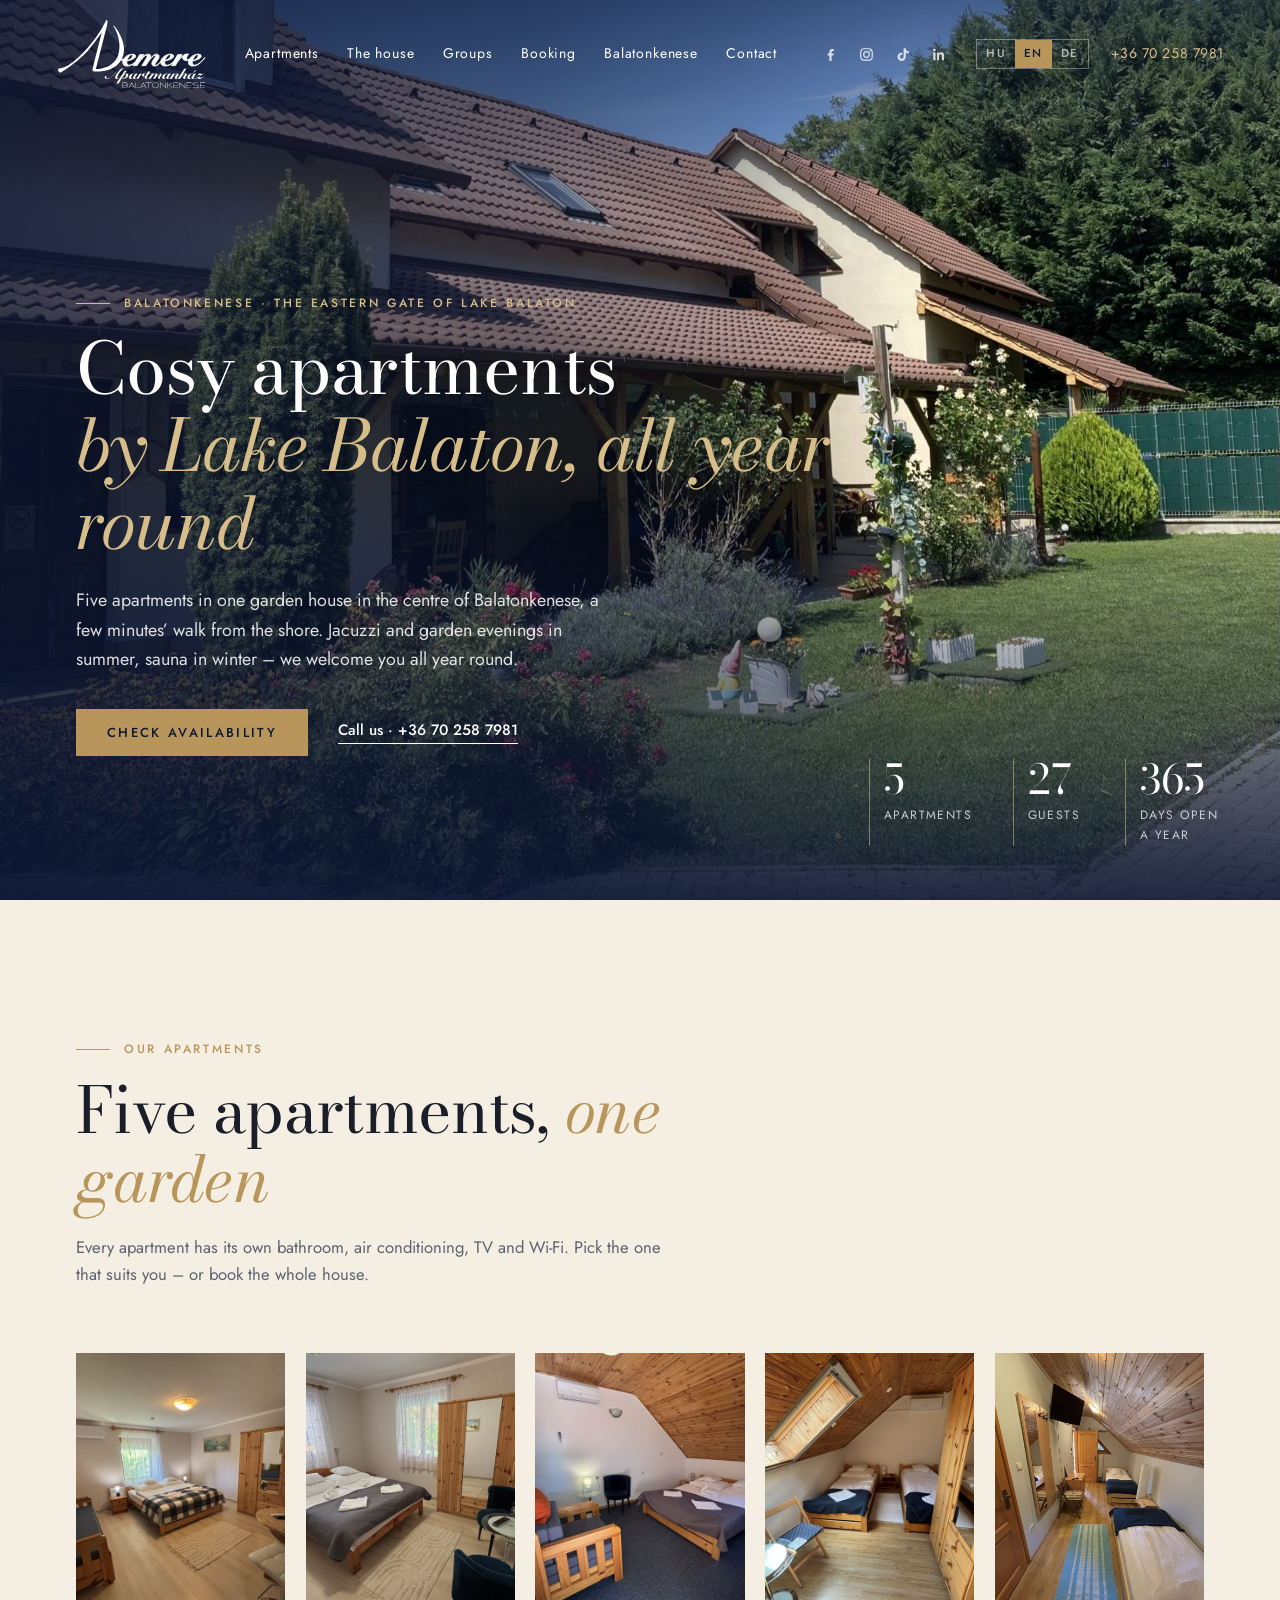
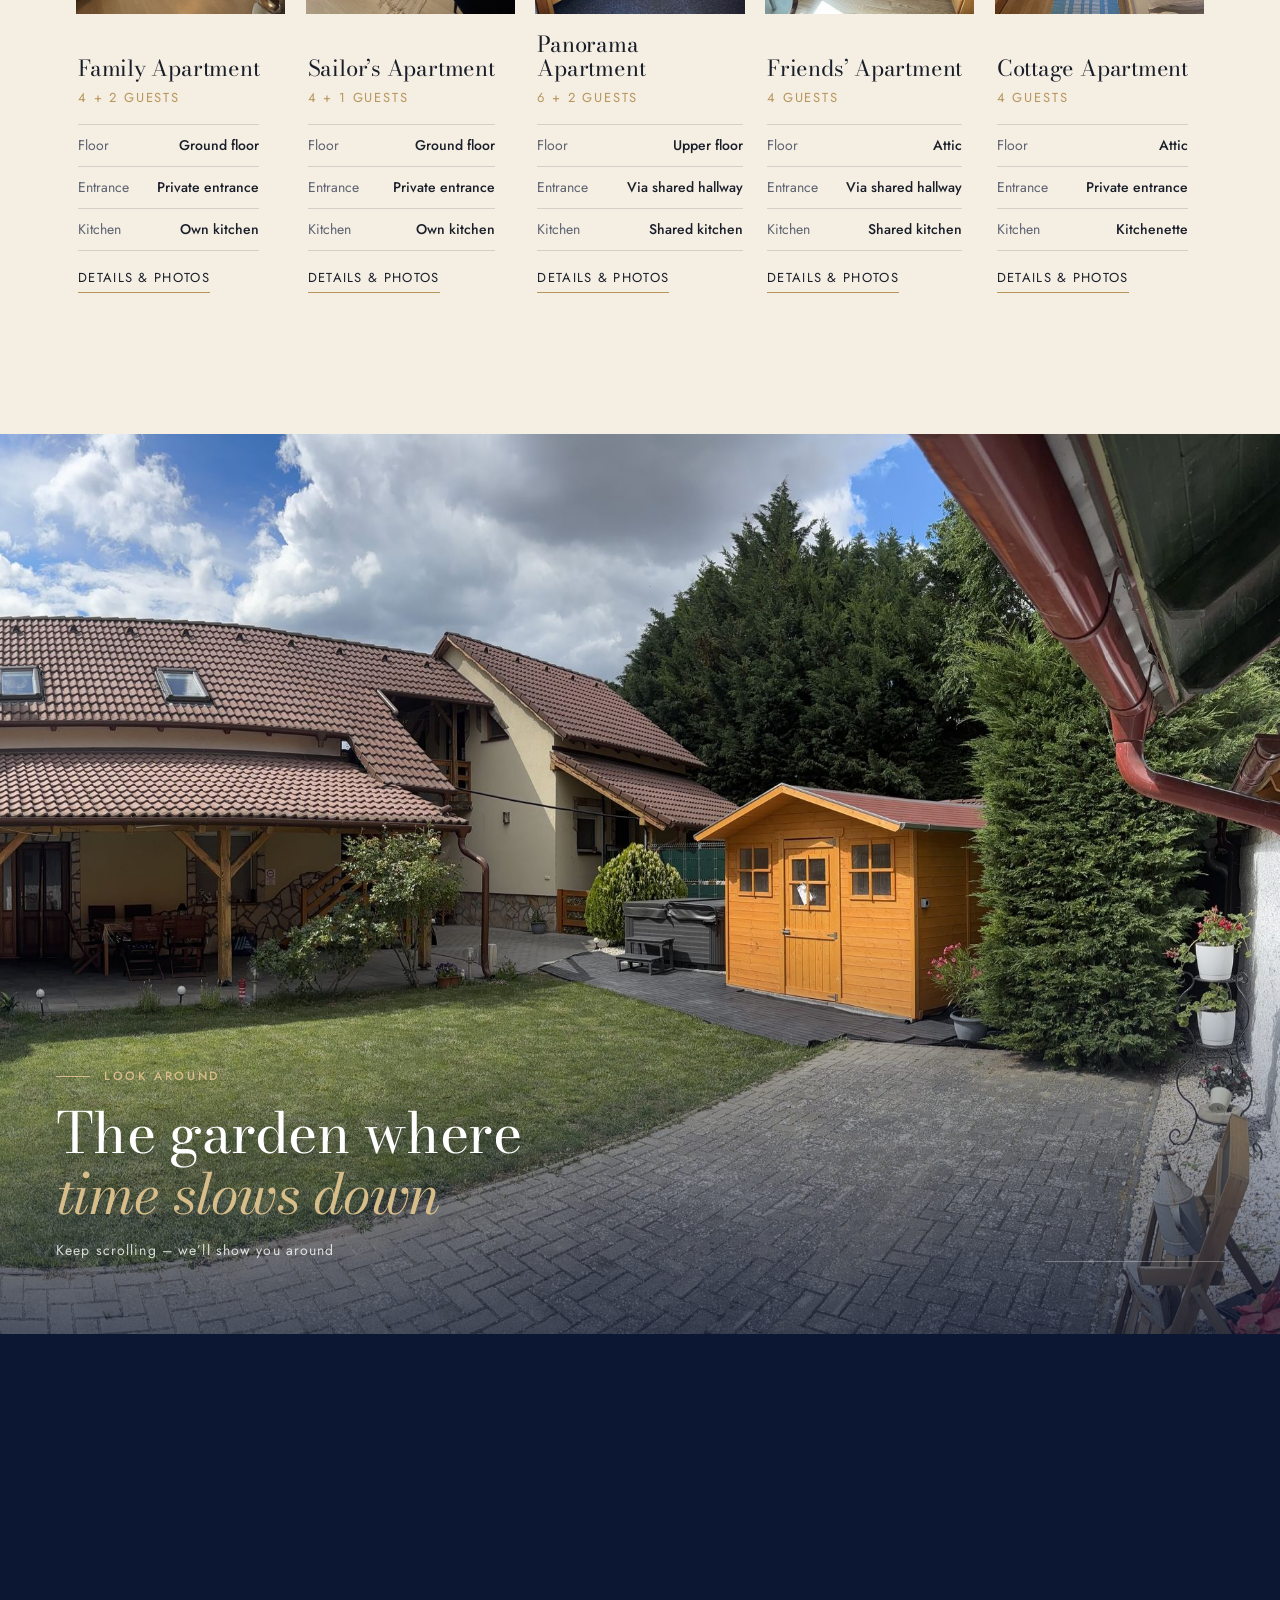
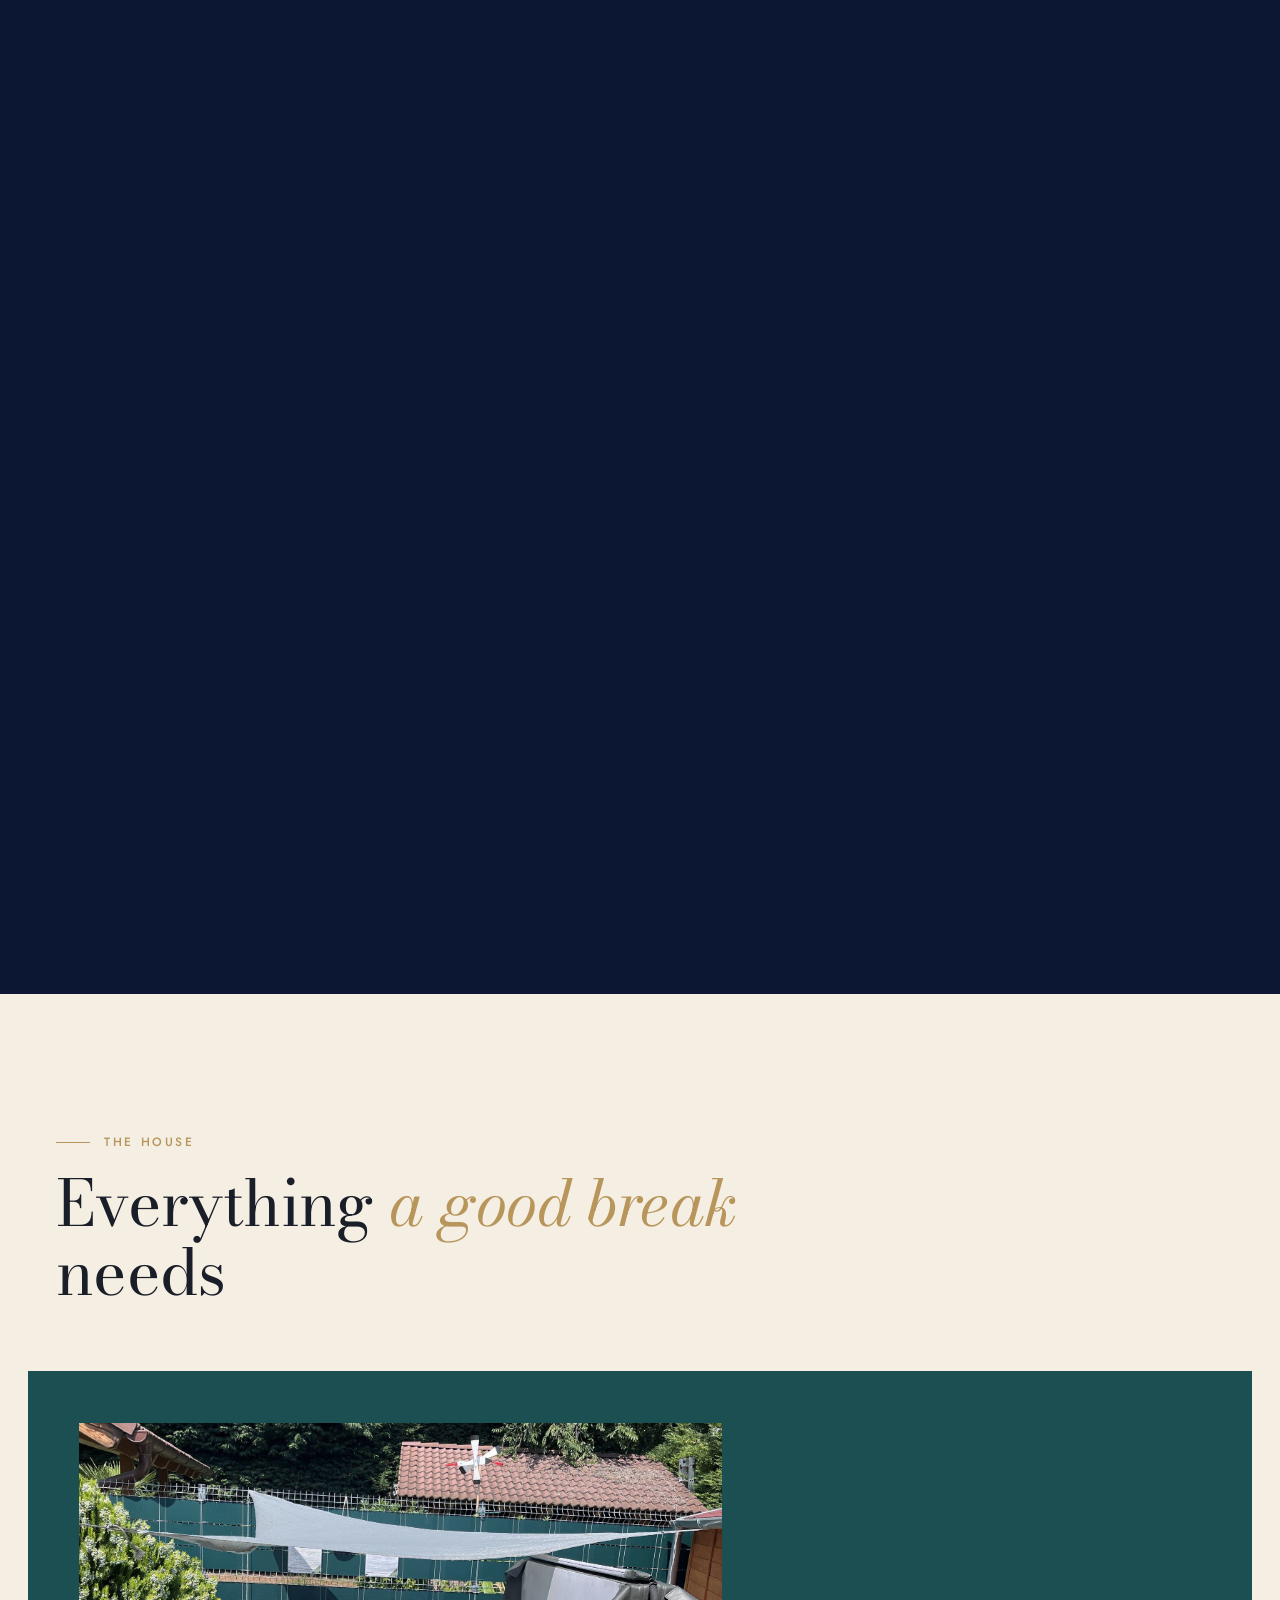
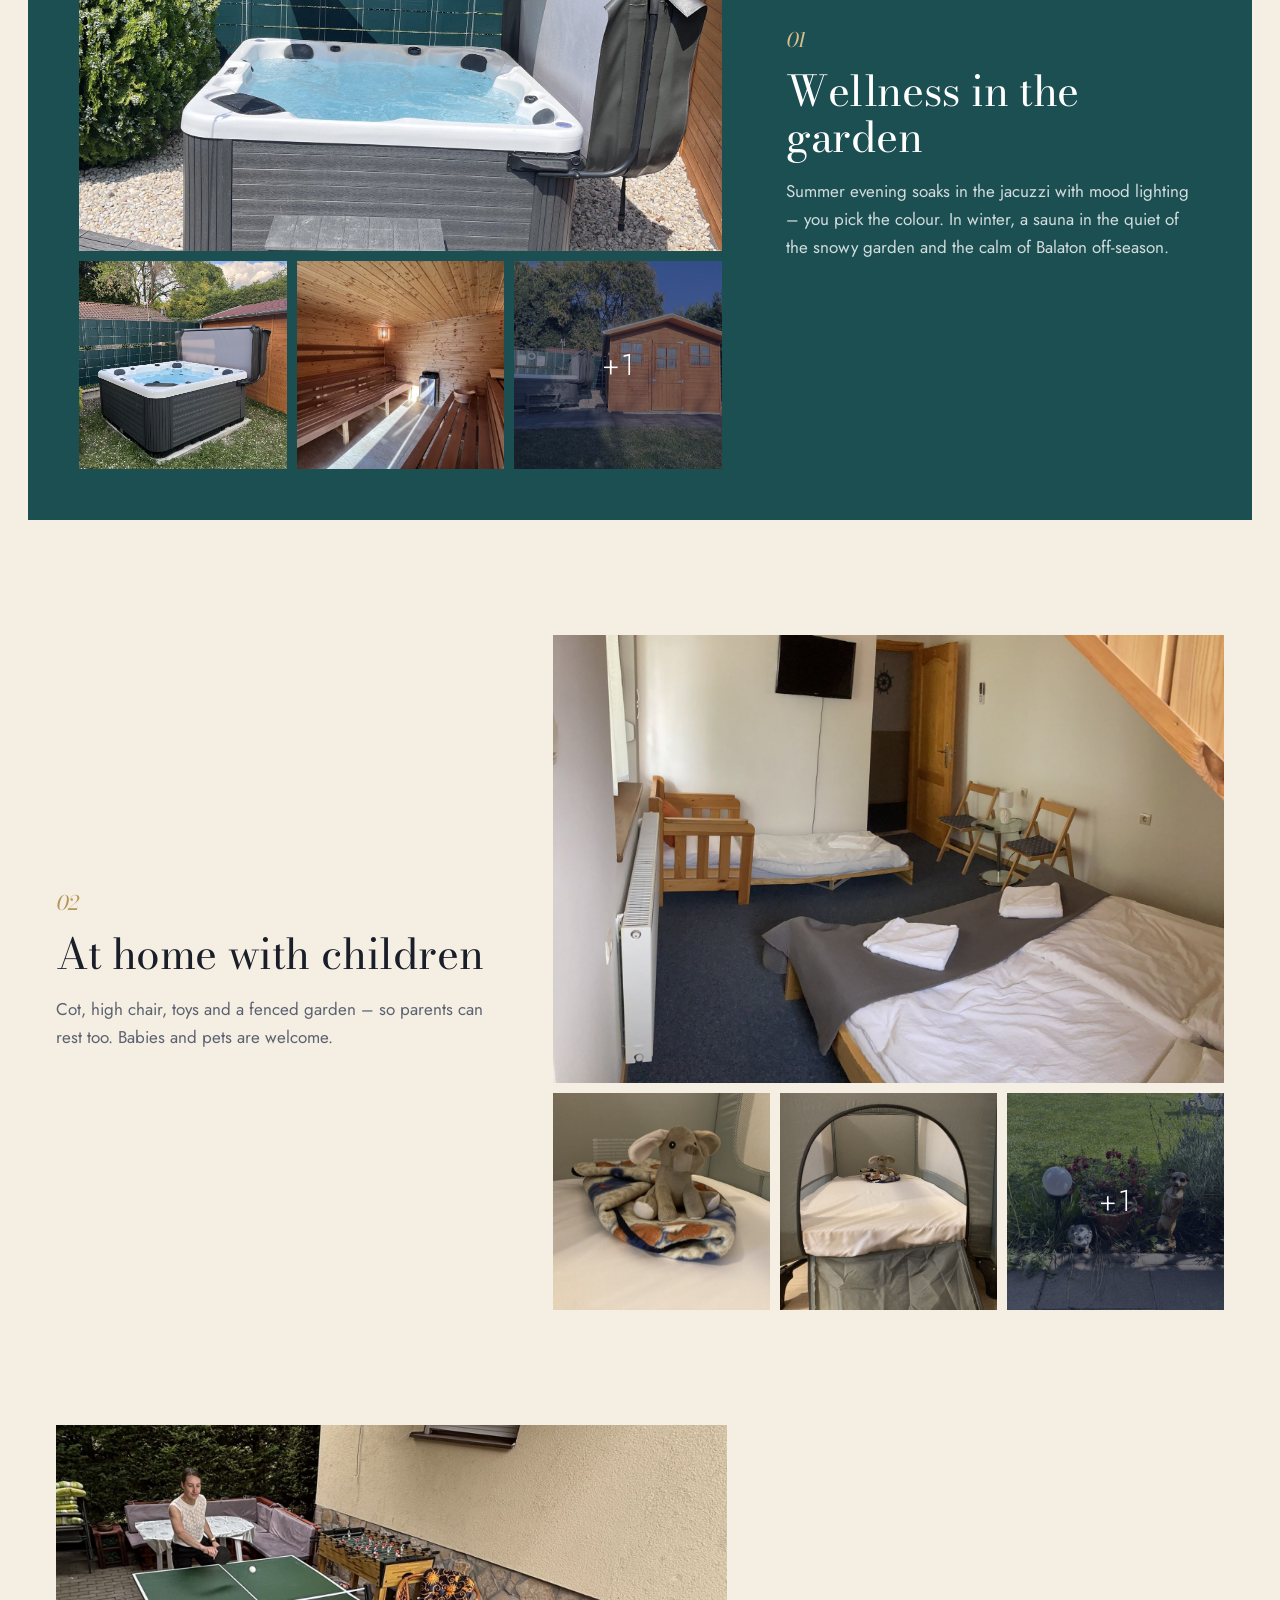
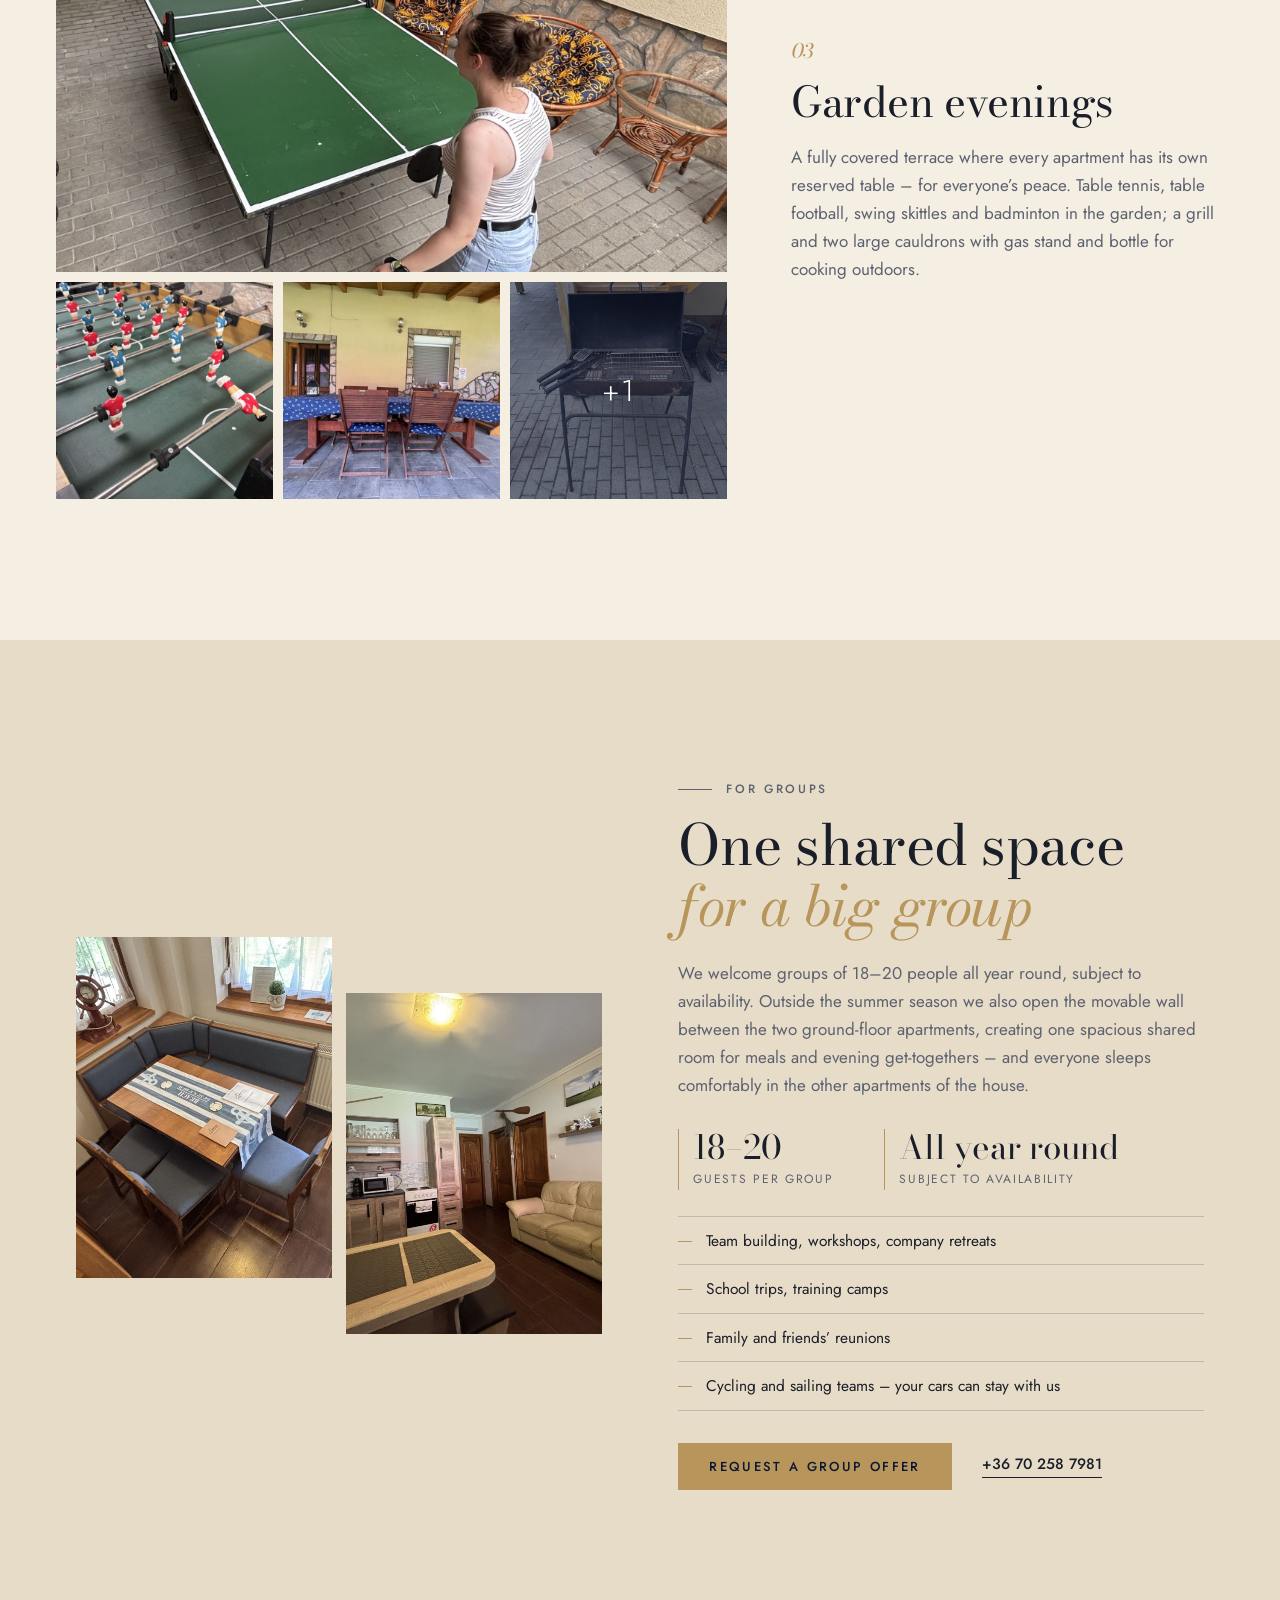
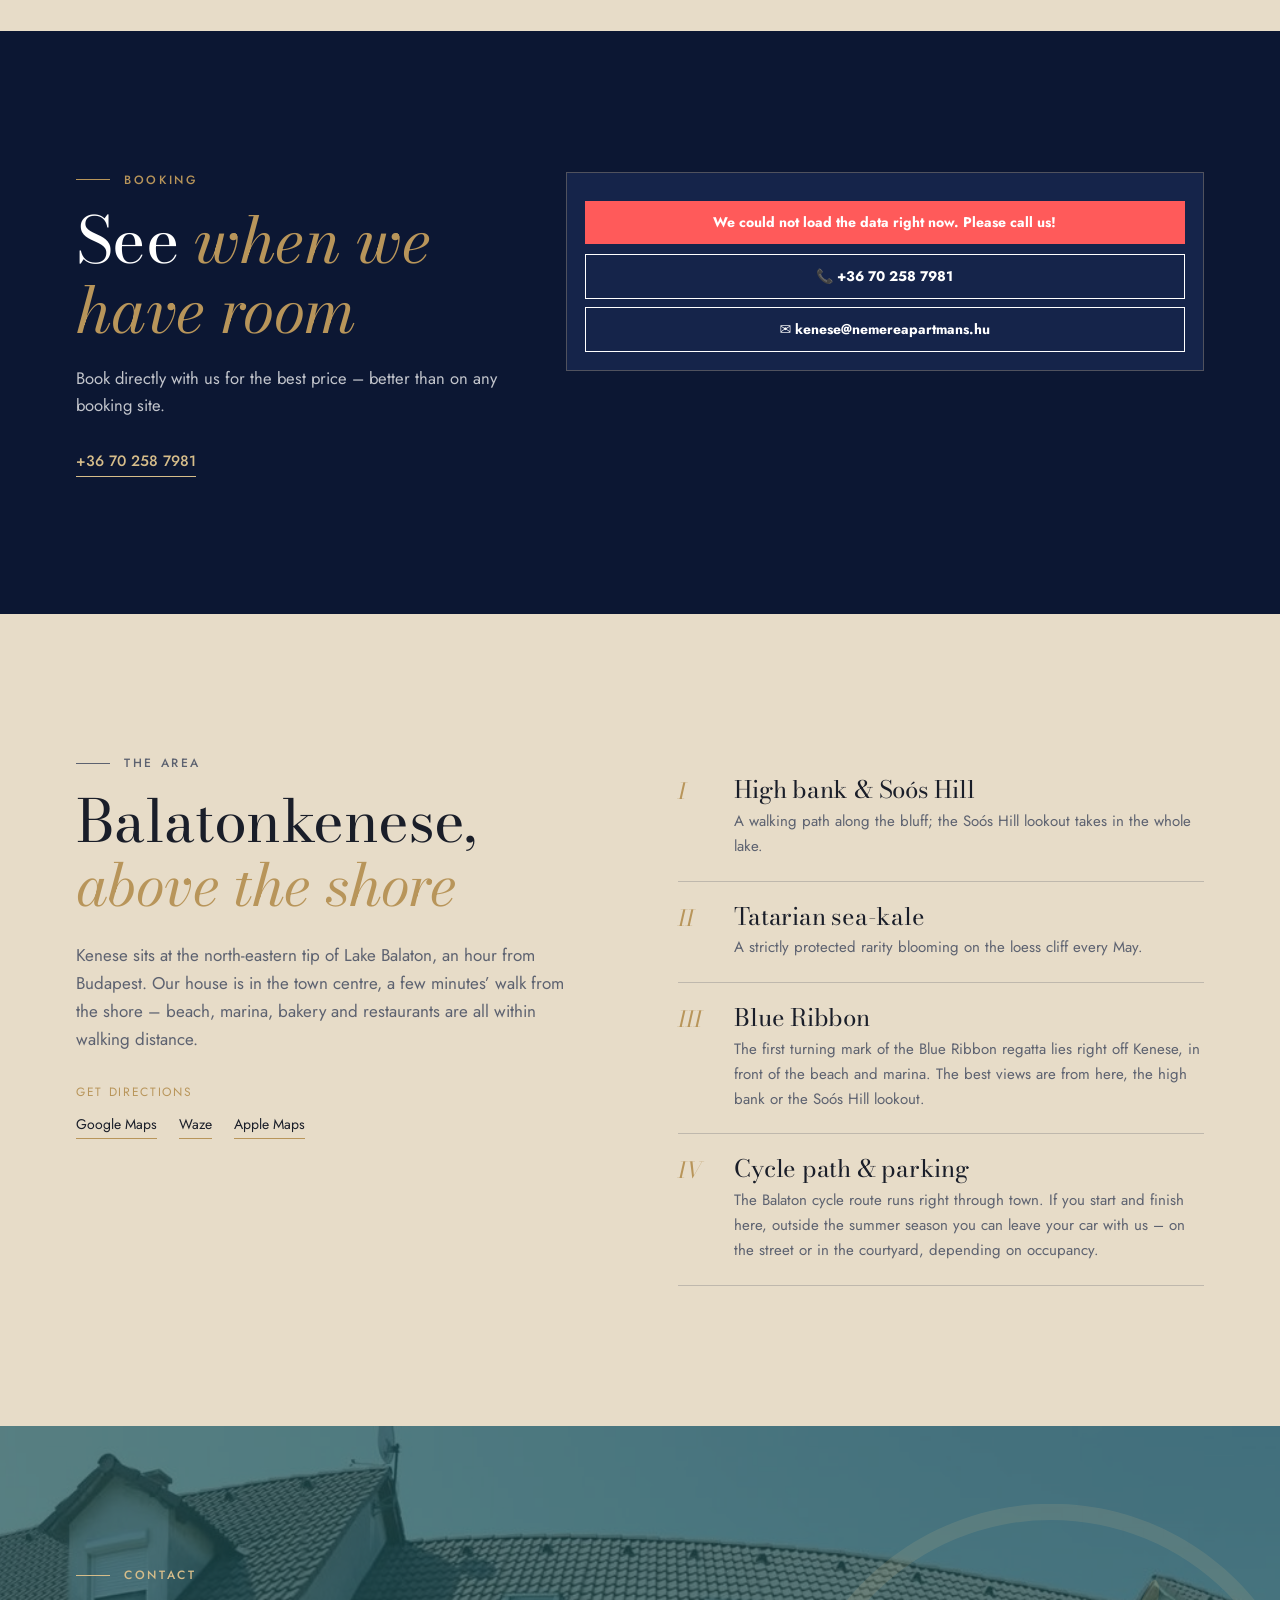
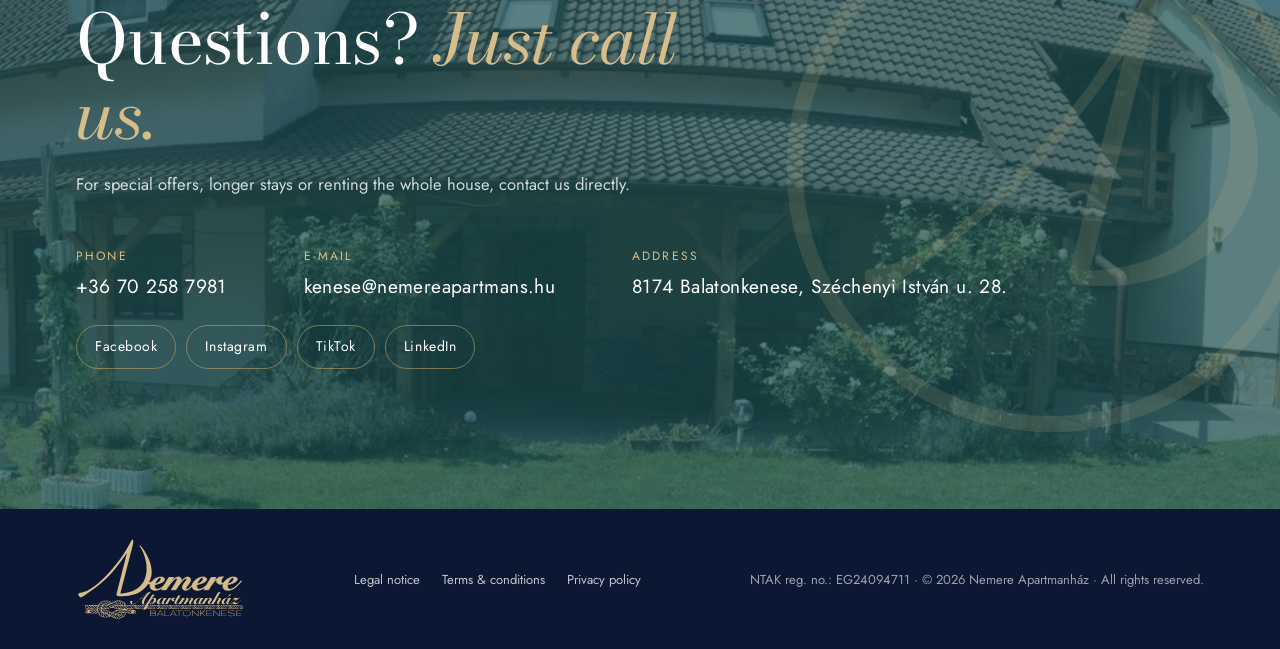
<file: index.html>
<!DOCTYPE html>
<html lang="hu">
<head>
<meta charset="utf-8">
<meta name="viewport" content="width=device-width, initial-scale=1, viewport-fit=cover">
<title>Nemere Apartmanház – Balatonkenese</title>
<meta name="description" content="Otthonos apartmanok egész évben Balatonkenese központjában, pár perc sétára a Balatontól. Jacuzzi, szauna, gyerekbarát környezet, közvetlen foglalás a legjobb áron.">
<meta name="theme-color" content="#0c1733">
<!-- TESZTÜZEM: élesítéskor (domain bekötése után) ezt a sort töröld -->
<meta name="robots" content="noindex, nofollow">
<meta property="og:title" content="Nemere Apartmanház – Balatonkenese">
<meta property="og:description" content="Otthonos apartmanok egész évben, pár perc sétára a Balatontól. Jacuzzi, szauna, gyerekbarát környezet.">
<meta property="og:image" content="assets/img/hero-l.jpg">
<link rel="preload" href="assets/fonts/bodoni-moda-latin-opsz-normal.woff2" as="font" type="font/woff2" crossorigin>
<link rel="preload" href="assets/fonts/jost-latin-wght-normal.woff2" as="font" type="font/woff2" crossorigin>
<link rel="icon" href="assets/logo/n-goldd.svg" type="image/svg+xml">
<link rel="stylesheet" href="assets/css/style.css">
</head>
<body>

<header class="top" id="top">
  <a class="brand" href="#top" aria-label="Nemere Apartmanház Balatonkenese">
    <img src="assets/logo/fo-white.svg" alt="Nemere Apartmanház Balatonkenese" width="207" height="98">
  </a>
  <nav class="nav" id="nav" aria-label="Fő menü">
    <a href="#apartmanok" data-i18n="nav_apts">Apartmanok</a>
    <a href="#haz" data-i18n="nav_house">A ház</a>
    <a href="#csoportok" data-i18n="nav_groups">Csoportoknak</a>
    <a href="#foglalas" data-i18n="nav_book">Foglalás</a>
    <a href="#kenese" data-i18n="nav_area">Balatonkenese</a>
    <a href="#kapcsolat" data-i18n="nav_contact">Kapcsolat</a>
    <div class="nav-social"><a href="https://www.facebook.com/nemereapartmans/" target="_blank" rel="noopener">Facebook</a><a href="https://www.instagram.com/nemereapartmans" target="_blank" rel="noopener">Instagram</a><a href="https://www.tiktok.com/@nemereapartmans" target="_blank" rel="noopener">TikTok</a><a href="https://www.linkedin.com/company/nemereapartmans" target="_blank" rel="noopener">LinkedIn</a></div>
  </nav>
  <div class="top-right">
    <div class="top-social"><a href="https://www.facebook.com/nemereapartmans/" target="_blank" rel="noopener" aria-label="Facebook"><svg viewBox="0 0 24 24" aria-hidden="true"><path d="M13.5 21v-7.5h2.6l.4-3h-3V8.6c0-.9.3-1.5 1.5-1.5h1.6V4.4c-.3 0-1.2-.1-2.3-.1-2.3 0-3.9 1.4-3.9 4v2.2H7.8v3h2.6V21z"/></svg></a><a href="https://www.instagram.com/nemereapartmans" target="_blank" rel="noopener" aria-label="Instagram"><svg viewBox="0 0 24 24" aria-hidden="true"><path d="M12 7.2A4.8 4.8 0 1 0 12 16.8 4.8 4.8 0 0 0 12 7.2zm0 7.9a3.1 3.1 0 1 1 0-6.2 3.1 3.1 0 0 1 0 6.2zM17.1 5.8a1.1 1.1 0 1 0 0 2.2 1.1 1.1 0 0 0 0-2.2zM12 3c-2.4 0-2.7 0-3.7.1-3.3.1-5.1 1.9-5.2 5.2C3 9.3 3 9.6 3 12s0 2.7.1 3.7c.1 3.3 1.9 5.1 5.2 5.2 1 .1 1.3.1 3.7.1s2.7 0 3.7-.1c3.3-.1 5.1-1.9 5.2-5.2.1-1 .1-1.3.1-3.7s0-2.7-.1-3.7c-.1-3.3-1.9-5.1-5.2-5.2C14.7 3 14.4 3 12 3zm0 1.6c2.4 0 2.6 0 3.6.1 2.4.1 3.5 1.2 3.6 3.6.1.9.1 1.2.1 3.6s0 2.7-.1 3.6c-.1 2.4-1.2 3.5-3.6 3.6-.9.1-1.2.1-3.6.1s-2.7 0-3.6-.1c-2.4-.1-3.5-1.2-3.6-3.6-.1-.9-.1-1.2-.1-3.6s0-2.7.1-3.6c.1-2.4 1.2-3.5 3.6-3.6.9-.1 1.2-.1 3.6-.1z"/></svg></a><a href="https://www.tiktok.com/@nemereapartmans" target="_blank" rel="noopener" aria-label="TikTok"><svg viewBox="0 0 24 24" aria-hidden="true"><path d="M16.6 3h-3v12.2a2.7 2.7 0 1 1-2.7-2.7c.3 0 .6 0 .8.1V9.5a5.8 5.8 0 1 0 4.9 5.7V9.1a7.4 7.4 0 0 0 4.3 1.4V7.4a4.3 4.3 0 0 1-4.3-4.4z"/></svg></a><a href="https://www.linkedin.com/company/nemereapartmans" target="_blank" rel="noopener" aria-label="LinkedIn"><svg viewBox="0 0 24 24" aria-hidden="true"><path d="M4.6 9h3.2v11H4.6zM6.2 3.8a1.9 1.9 0 1 1 0 3.8 1.9 1.9 0 0 1 0-3.8zM9.8 9h3.1v1.5c.4-.8 1.5-1.7 3.1-1.7 3.3 0 3.9 2.2 3.9 5V20h-3.2v-5.4c0-1.3 0-3-1.8-3s-2.1 1.4-2.1 2.9V20H9.8z"/></svg></a></div>
    <div class="lang" role="group" aria-label="Nyelv / Language">
      <button type="button" data-lang="hu">HU</button><button type="button" data-lang="en">EN</button><button type="button" data-lang="de">DE</button>
    </div>
    <a class="top-call" href="tel:+36702587981">+36 70 258 7981</a>
    <button class="burger" type="button" aria-label="Menü" aria-expanded="false" aria-controls="nav"><span></span><span></span></button>
  </div>
</header>

<main>
  <!-- HERO -->
  <section class="hero">
    <picture class="hero-img">
      <source media="(max-width: 700px)" srcset="assets/img/hero-s.jpg">
      <img src="assets/img/hero-l.jpg" alt="A Nemere Apartmanház kertje és a ház nyáron" fetchpriority="high">
    </picture>
    <div class="hero-inner">
      <p class="kicker" data-i18n="hero_kicker">Balatonkenese · a Balaton keleti kapuja</p>
      <h1 data-i18n-html="hero_title">Otthonos apartmanok<br><em>egész évben a Balatonnál</em></h1>
      <p class="lead" data-i18n="hero_lead">Öt apartman egy kertes házban, a város szívében. Wellness a kertben, gyerekbarát részletek, nyugodt esték a terasz alatt.</p>
      <div class="hero-actions">
        <a class="btn btn-gold" href="#foglalas" data-i18n="hero_cta">Szabad időpontok</a>
        <a class="btn-line" href="tel:+36702587981"><span data-i18n="hero_call">Hívj minket</span> · +36 70 258 7981</a>
      </div>
    </div>
    <dl class="hero-facts">
      <div><dt>5</dt><dd data-i18n="fact_apts">apartman</dd></div>
      <div><dt>27</dt><dd data-i18n="fact_beds">férőhely</dd></div>
      <div><dt>365</dt><dd data-i18n="fact_open">napot nyitva egy évben</dd></div>
    </dl>
  </section>

  <!-- APARTMANOK -->
  <section class="apts" id="apartmanok">
    <div class="wrap">
      <header class="sec-head">
        <p class="kicker" data-i18n="apts_kicker">Apartmanjaink</p>
        <h2 data-i18n-html="apts_title">Öt otthon, <em>egy kert</em></h2>
        <p class="sec-lead" data-i18n="apts_lead">Mindegyik apartmanban saját fürdőszoba, klíma, TV és WiFi.</p>
      </header>
    </div>
    <div class="cards" id="cards"><!-- data.js alapján töltődik --></div>
  </section>

  <!-- PANORÁMA -->
  <section class="pano" id="pano" aria-label="Kertpanoráma">
    <div class="pano-sticky">
      <div class="pano-track" id="panoTrack">
        <picture>
          <source media="(max-width: 700px)" srcset="assets/img/panorama-s.jpg">
          <img src="assets/img/panorama-l.jpg" alt="Panorámakép a Nemere Apartmanház kertjéről" id="panoImg">
        </picture>
      </div>
      <div class="pano-cap">
        <p class="kicker" data-i18n="pano_kicker">Körbenézés</p>
        <h2 data-i18n-html="pano_title">A kert, ahol <em>a nap lelassul</em></h2>
        <p class="pano-hint" data-i18n="pano_hint">Görgess tovább – körbevezetünk</p>
      </div>
      <div class="pano-progress"><span id="panoBar"></span></div>
    </div>
  </section>

  <!-- A HÁZ -->
  <section class="house" id="haz">
    <div class="wrap">
      <header class="sec-head">
        <p class="kicker" data-i18n="house_kicker">A ház</p>
        <h2 data-i18n-html="house_title">Minden, ami <em>egy jó nyaraláshoz</em> kell</h2>
      </header>

      <article class="feature feature-teal">
        <div class="feature-media gallery">
          <button type="button" data-full="assets/img/img-6631-l.jpg"><img src="assets/img/img-6631-l.jpg" alt="Jacuzzi a kertben" loading="lazy"></button>
          <button type="button" data-full="assets/img/img-5575-l.jpg"><img src="assets/img/img-5575-s.jpg" alt="A jacuzzi nappal" loading="lazy"></button>
          <button type="button" data-full="assets/img/img-7710-l.jpg"><img src="assets/img/img-7710-s.jpg" alt="Finn szauna" loading="lazy"></button>
          <button type="button" data-full="assets/img/img-7735-l.jpg"><img src="assets/img/img-7735-s.jpg" alt="A szauna" loading="lazy"><span class="more">+1</span></button>
          <button type="button" class="more-hidden" data-full="assets/img/img-7719-l.jpg"><img src="assets/img/img-7719-s.jpg" alt="Szauna részlet" loading="lazy"></button>
        </div>
        <div class="feature-text">
          <span class="num">01</span>
          <h3 data-i18n="well_title">Wellness a kertben</h3>
          <p data-i18n="well_text"></p>
        </div>
      </article>

      <article class="feature reverse">
        <div class="feature-media gallery">
          <button type="button" data-full="assets/img/img-1236-l.jpg"><img src="assets/img/img-1236-l.jpg" alt="Apartman kiságyjal" loading="lazy"></button>
          <button type="button" data-full="assets/img/img-1238-l.jpg"><img src="assets/img/img-1238-s.jpg" alt="Kiságy plüssállattal" loading="lazy"></button>
          <button type="button" data-full="assets/img/img-1240-l.jpg"><img src="assets/img/img-1240-s.jpg" alt="Utazóágy" loading="lazy"></button>
          <button type="button" data-full="assets/img/img-1204-l.jpg"><img src="assets/img/img-1204-s.jpg" alt="Virágos, bekerített kert" loading="lazy"><span class="more">+1</span></button>
          <button type="button" class="more-hidden" data-full="assets/img/img-1206-l.jpg"><img src="assets/img/img-1206-s.jpg" alt="A kert" loading="lazy"></button>
        </div>
        <div class="feature-text">
          <span class="num">02</span>
          <h3 data-i18n="kids_title">Gyerekekkel is otthon</h3>
          <p data-i18n="kids_text"></p>
        </div>
      </article>

      <article class="feature">
        <div class="feature-media gallery">
          <button type="button" data-full="assets/img/img-pingpong-l.jpg"><img src="assets/img/img-pingpong-l.jpg" alt="Pingpongozás a fedett teraszon" loading="lazy"></button>
          <button type="button" data-full="assets/img/img-1248-l.jpg"><img src="assets/img/img-1248-s.jpg" alt="Csocsóasztal" loading="lazy"></button>
          <button type="button" data-full="assets/img/img-1224-l.jpg"><img src="assets/img/img-1224-s.jpg" alt="Fedett terasz saját asztalokkal" loading="lazy"></button>
          <button type="button" data-full="assets/img/img-1243-l.jpg"><img src="assets/img/img-1243-s.jpg" alt="Grillsütő" loading="lazy"><span class="more">+1</span></button>
          <button type="button" class="more-hidden" data-full="assets/img/img-1249-l.jpg"><img src="assets/img/img-1249-s.jpg" alt="Grillezés" loading="lazy"></button>
        </div>
        <div class="feature-text">
          <span class="num">03</span>
          <h3 data-i18n="garden_title">Kerti esték</h3>
          <p data-i18n="garden_text"></p>
        </div>
      </article>
    </div>
  </section>

  <!-- CSOPORTOKNAK -->
  <section class="groups" id="csoportok">
    <div class="wrap groups-grid">
      <div class="groups-media">
        <img src="assets/img/a-02-l.jpg" alt="Étkező a földszinti apartmanban" loading="lazy">
        <img src="assets/img/b-02-l.jpg" alt="Nappali a földszinti apartmanban" loading="lazy">
      </div>
      <div class="groups-text">
        <p class="kicker" data-i18n="grp_kicker">Csoportoknak</p>
        <h2 data-i18n-html="grp_title">Nagy társaságnak <em>egy közös tér</em></h2>
        <p data-i18n="grp_text"></p>
        <dl class="groups-facts">
          <div><dt>18–20</dt><dd data-i18n="grp_f1">fős csoportok</dd></div>
          <div><dt data-i18n="grp_f2t">Ősztől tavaszig</dt><dd data-i18n="grp_f2">szezonon kívül</dd></div>
        </dl>
        <ul class="groups-list">
          <li data-i18n="grp_1"></li><li data-i18n="grp_2"></li><li data-i18n="grp_3"></li><li data-i18n="grp_4"></li>
        </ul>
        <div class="groups-actions">
          <a class="btn btn-gold" id="grpMail" href="mailto:kenese@nemereapartmans.hu" data-i18n="grp_cta">Csoportos ajánlatot kérek</a>
          <a class="btn-line" href="tel:+36702587981">+36 70 258 7981</a>
        </div>
      </div>
    </div>
  </section>

  <!-- VÉLEMÉNYEK (a Channel Manager táblázat „Vélemények” lapjáról; üresen rejtve marad) -->
  <section class="reviews" id="velemenyek" hidden>
    <div class="wrap">
      <p class="kicker" data-i18n="rev_kicker">Vendégeink mondták</p>
      <div class="rev-stage" id="revStage" aria-live="polite"></div>
      <div class="rev-controls">
        <button type="button" class="rev-btn" data-rev="-1" aria-label="‹">‹</button>
        <div class="rev-dots" id="revDots"></div>
        <button type="button" class="rev-btn" data-rev="1" aria-label="›">›</button>
      </div>
    </div>
  </section>

  <!-- FOGLALÁS -->
  <section class="book" id="foglalas">
    <div class="wrap book-grid">
      <header class="sec-head light">
        <p class="kicker" data-i18n="book_kicker">Foglalás</p>
        <h2 data-i18n-html="book_title">Nézd meg, <em>mikor van hely</em></h2>
        <p class="sec-lead" data-i18n="book_lead"></p>
        <a class="btn-line light" href="tel:+36702587981">+36 70 258 7981</a>
      </header>
      <div id="nemere-kereso" data-manual="1"></div>
    </div>
  </section>

  <!-- BALATONKENESE -->
  <section class="area" id="kenese">
    <div class="wrap area-grid">
      <div>
        <p class="kicker" data-i18n="area_kicker">A környék</p>
        <h2 data-i18n-html="area_title">Balatonkenese, <em>a part fölött</em></h2>
        <p data-i18n="area_text"></p>
        <div class="routes">
          <span data-i18n="route">Útvonaltervezés</span>
          <a href="https://maps.app.goo.gl/N2wvhYW5vLNQtxCt8" target="_blank" rel="noopener">Google Maps</a>
          <a href="https://ul.waze.com/ul?place=ChIJFeQBcmuTaUcRgkZudwma7Rs&amp;ll=47.03509390%2C18.11223230&amp;navigate=yes" target="_blank" rel="noopener">Waze</a>
          <a href="https://maps.apple.com/?address=8174%20Balatonkenese,%20Sz%C3%A9chenyi%20Istv%C3%A1n%20utca%2028.&amp;ll=47.035094,18.112232" target="_blank" rel="noopener">Apple Maps</a>
        </div>
      </div>
      <ol class="area-list">
        <li><h3 data-i18n="area_1t"></h3><p data-i18n="area_1"></p></li>
        <li><h3 data-i18n="area_2t"></h3><p data-i18n="area_2"></p></li>
        <li><h3 data-i18n="area_3t"></h3><p data-i18n="area_3"></p></li>
        <li><h3 data-i18n="area_4t"></h3><p data-i18n="area_4"></p></li>
      </ol>
    </div>
  </section>

  <!-- KAPCSOLAT -->
  <section class="contact" id="kapcsolat">
    <img class="contact-bg" src="assets/img/img-1717-l.jpg" alt="" loading="lazy">
    <img class="contact-mark" src="assets/logo/n-gold.svg" alt="" aria-hidden="true">
    <div class="wrap contact-inner">
      <p class="kicker" data-i18n="contact_kicker">Kapcsolat</p>
      <h2 data-i18n-html="contact_title">Kérdésed van? <em>Hívj bátran.</em></h2>
      <p class="sec-lead" data-i18n="contact_lead"></p>
      <dl class="contact-list">
        <div><dt data-i18n="phone">Telefon</dt><dd><a href="tel:+36702587981">+36 70 258 7981</a></dd></div>
        <div><dt data-i18n="email">E-mail</dt><dd><a href="mailto:kenese@nemereapartmans.hu">kenese@nemereapartmans.hu</a></dd></div>
        <div><dt data-i18n="address">Cím</dt><dd>8174 Balatonkenese, Széchenyi István u. 28.</dd></div>
      </dl>
      <p class="social"><a href="https://www.facebook.com/nemereapartmans/" target="_blank" rel="noopener">Facebook</a><a href="https://www.instagram.com/nemereapartmans" target="_blank" rel="noopener">Instagram</a><a href="https://www.tiktok.com/@nemereapartmans" target="_blank" rel="noopener">TikTok</a><a href="https://www.linkedin.com/company/nemereapartmans" target="_blank" rel="noopener">LinkedIn</a></p>
    </div>
  </section>
</main>

<footer class="foot">
  <div class="wrap foot-inner">
    <img class="foot-logo" src="assets/logo/kotel-gold.svg" alt="Nemere Apartmanház Balatonkenese" loading="lazy">
    <nav class="foot-links" aria-label="Jogi információk">
      <a href="impresszum.html" data-i18n="legal_imp">Impresszum</a>
      <a href="aszf.html" data-i18n="legal_aszf">ÁSZF</a>
      <a href="adatkezeles.html" data-i18n="legal_priv">Adatkezelési tájékoztató</a>
    </nav>
    <span><span data-i18n="ntak">NTAK reg. szám</span>: EG24094711 · © <span id="year">2026</span> Nemere Apartmanház · <span data-i18n="footer_rights">Minden jog fenntartva.</span></span>
  </div>
</footer>

<!-- Apartman részletei -->
<dialog class="lb" id="lb" aria-label="Képgaléria"><div class="lb-img"><img id="lbImg" alt=""></div><button type="button" class="lb-close" aria-label="Bezárás">×</button><button type="button" class="lb-prev" aria-label="Előző">‹</button><button type="button" class="lb-next" aria-label="Következő">›</button><div class="lb-count" id="lbCount"></div></dialog>
<dialog class="apt-dlg" id="aptDlg" aria-labelledby="dlgTitle">
  <button class="dlg-close" type="button" data-close aria-label="Bezárás">×</button>
  <div class="dlg-gallery" id="dlgGallery"></div>
  <div class="dlg-body">
    <p class="dlg-hint"><svg viewBox="0 0 24 24" aria-hidden="true"><path d="M10.5 3a7.5 7.5 0 0 1 5.9 12.1l4.7 4.8-1.4 1.4-4.8-4.7A7.5 7.5 0 1 1 10.5 3zm0 2a5.5 5.5 0 1 0 0 11 5.5 5.5 0 0 0 0-11zm1 2v2.5H14v2h-2.5V14h-2v-2.5H7v-2h2.5V7z"/></svg><span data-i18n="dlg_hint">Kattints a képre, és teljes méretben megnézheted a fotókat.</span></p>
    <p class="kicker" id="dlgLetter"></p>
    <h2 id="dlgTitle"></h2>
    <p id="dlgText"></p>
    <dl class="dlg-specs" id="dlgSpecs"></dl>
    <a class="btn btn-gold" href="#foglalas" data-close id="dlgCta"></a>
  </div>
</dialog>

<script>
  window.NEMERE_ENDPOINT = 'https://script.google.com/macros/s/AKfycbz9aayQMHqAsFGH0G2Eo6tesCPVFegflrzKk4AG9yyazov11pJ543bhajU_ZCps_3bi/exec';
  window.NEMERE_PRICES = 'https://docs.google.com/spreadsheets/d/e/2PACX-1vQATAZD2G68Cx0wNm82BfyTn9HuAYVQAlUMlSbbkm-PZaTHuEu3ZitaNUutkDKCNx4Ac-QOyyoQ5g1g/pub?output=csv';
</script>
<script src="assets/js/data.js"></script>
<script src="assets/js/i18n.js"></script>
<script src="assets/js/kereso.js"></script>
<script src="assets/js/main.js"></script>
</body>
</html>
</file>
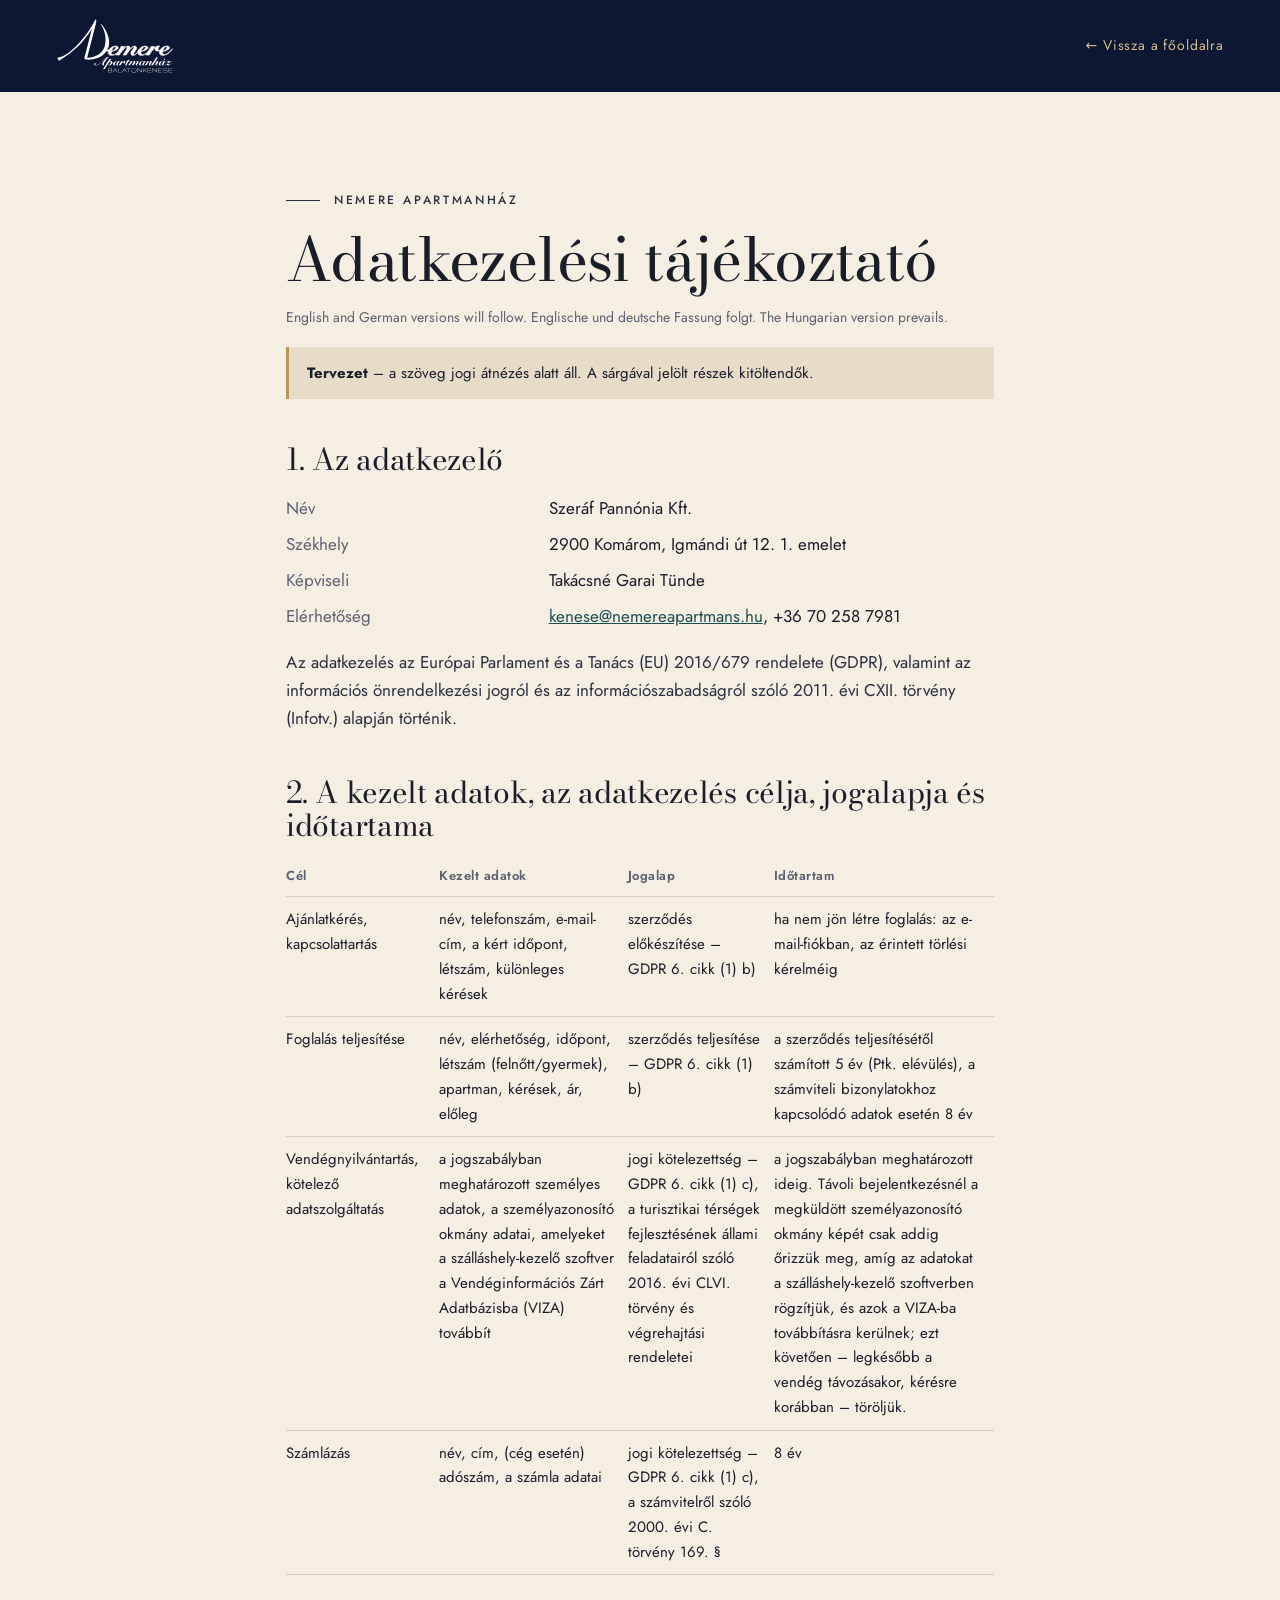
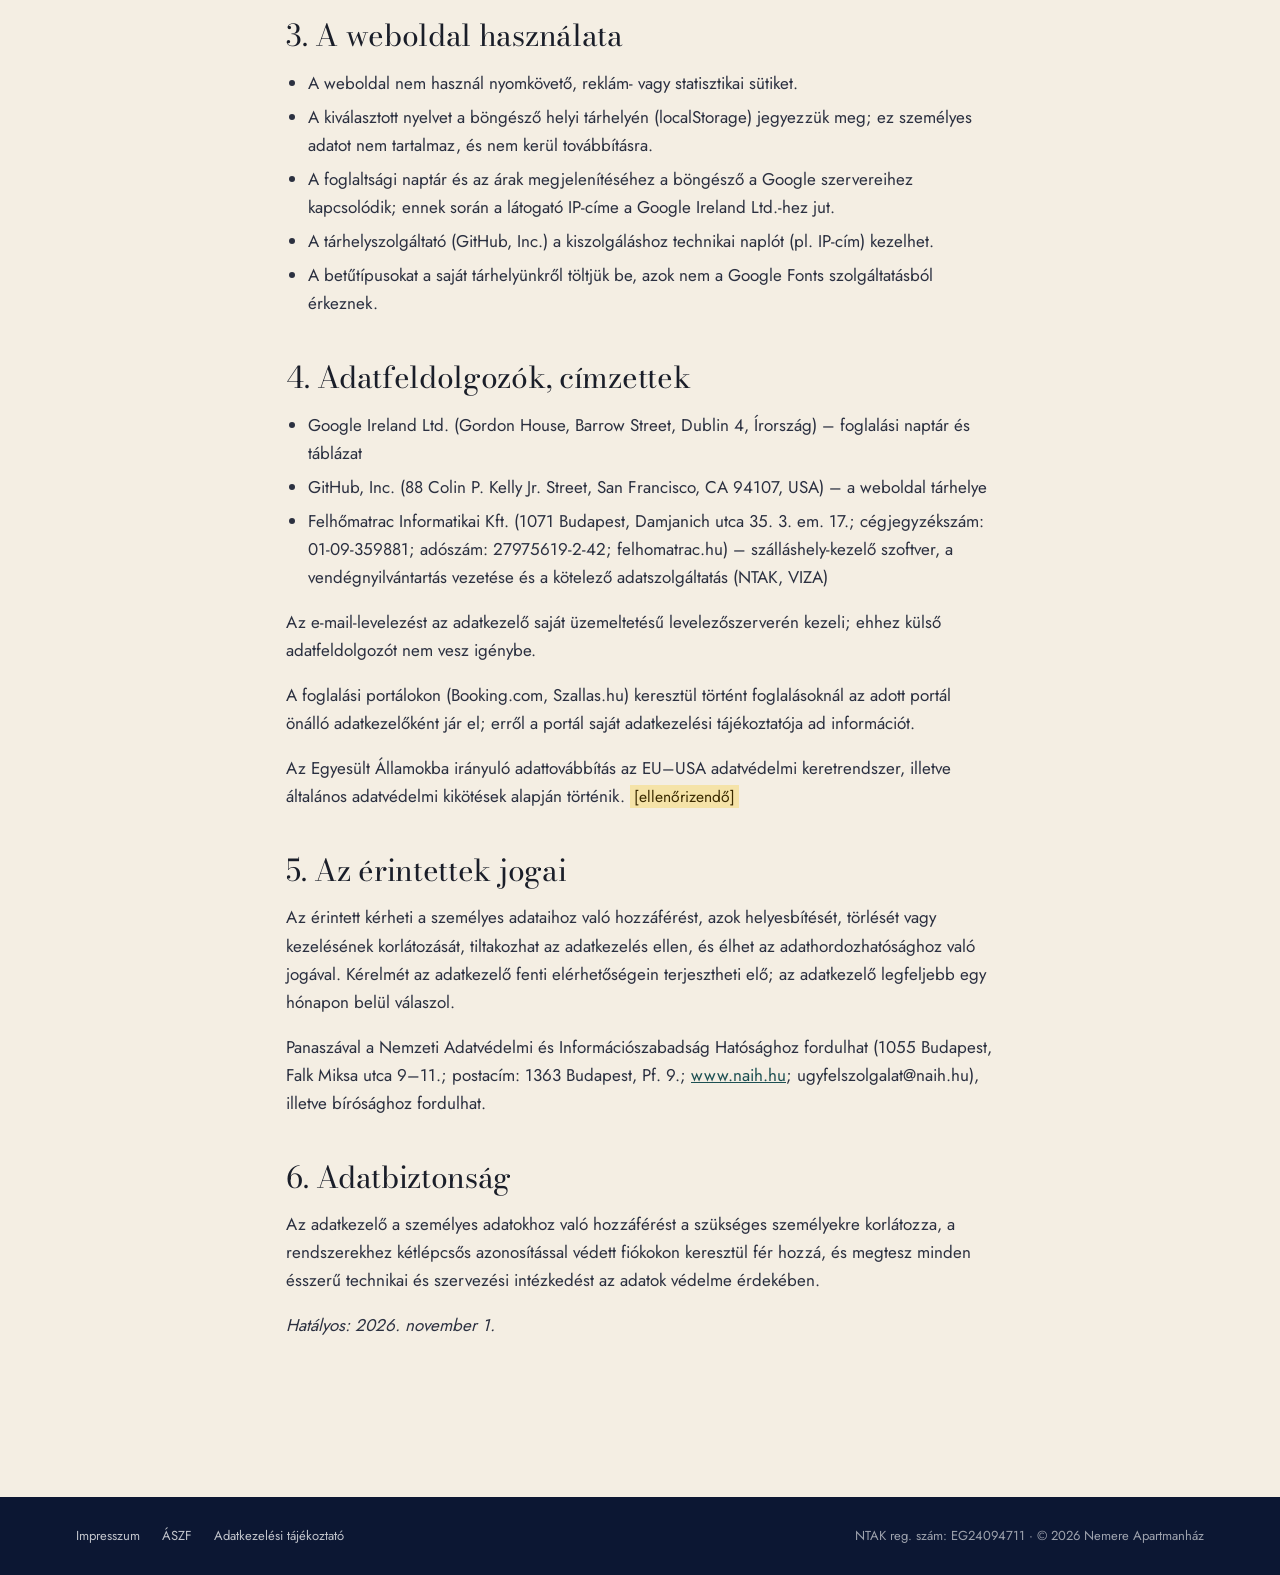
<file: adatkezeles.html>
<!DOCTYPE html>
<html lang="hu">
<head>
<meta charset="utf-8">
<meta name="viewport" content="width=device-width, initial-scale=1">
<title>Adatkezelési tájékoztató – Nemere Apartmanház</title>
<meta name="robots" content="noindex, nofollow">
<link rel="icon" href="assets/logo/n-goldd.svg" type="image/svg+xml">
<link rel="stylesheet" href="assets/css/style.css">
</head>
<body>
<header class="legal-top">
  <a href="index.html" aria-label="Vissza a főoldalra"><img src="assets/logo/fo-white.svg" alt="Nemere Apartmanház Balatonkenese"></a>
  <a href="index.html">← Vissza a főoldalra</a>
</header>
<main class="legal">
<p class="kicker">Nemere Apartmanház</p>
<h1>Adatkezelési tájékoztató</h1>
<p class="other-lang">English and German versions will follow. Englische und deutsche Fassung folgt. The Hungarian version prevails.</p>
<div class="draft"><strong>Tervezet</strong> – a szöveg jogi átnézés alatt áll. A sárgával jelölt részek kitöltendők.</div>

<h2>1. Az adatkezelő</h2>
<dl>
  <dt>Név</dt><dd>Szeráf Pannónia Kft.</dd>
  <dt>Székhely</dt><dd>2900 Komárom, Igmándi út 12. 1. emelet</dd>
  <dt>Képviseli</dt><dd>Takácsné Garai Tünde</dd>
  <dt>Elérhetőség</dt><dd><a href="mailto:kenese@nemereapartmans.hu">kenese@nemereapartmans.hu</a>, +36 70 258 7981</dd>
</dl>
<p>Az adatkezelés az Európai Parlament és a Tanács (EU) 2016/679 rendelete (GDPR), valamint az információs önrendelkezési jogról és az információszabadságról szóló 2011. évi CXII. törvény (Infotv.) alapján történik.</p>

<h2>2. A kezelt adatok, az adatkezelés célja, jogalapja és időtartama</h2>
<table>
  <thead><tr><th>Cél</th><th>Kezelt adatok</th><th>Jogalap</th><th>Időtartam</th></tr></thead>
  <tbody>
    <tr><td>Ajánlatkérés, kapcsolattartás</td><td>név, telefonszám, e-mail-cím, a kért időpont, létszám, különleges kérések</td><td>szerződés előkészítése – GDPR 6. cikk (1) b)</td><td>ha nem jön létre foglalás: az e-mail-fiókban, az érintett törlési kérelméig</td></tr>
    <tr><td>Foglalás teljesítése</td><td>név, elérhetőség, időpont, létszám (felnőtt/gyermek), apartman, kérések, ár, előleg</td><td>szerződés teljesítése – GDPR 6. cikk (1) b)</td><td>a szerződés teljesítésétől számított 5 év (Ptk. elévülés), a számviteli bizonylatokhoz kapcsolódó adatok esetén 8 év</td></tr>
    <tr><td>Vendégnyilvántartás, kötelező adatszolgáltatás</td><td>a jogszabályban meghatározott személyes adatok, a személyazonosító okmány adatai, amelyeket a szálláshely-kezelő szoftver a Vendéginformációs Zárt Adatbázisba (VIZA) továbbít</td><td>jogi kötelezettség – GDPR 6. cikk (1) c), a turisztikai térségek fejlesztésének állami feladatairól szóló 2016. évi CLVI. törvény és végrehajtási rendeletei</td><td>a jogszabályban meghatározott ideig. Távoli bejelentkezésnél a megküldött személyazonosító okmány képét csak addig őrizzük meg, amíg az adatokat a szálláshely-kezelő szoftverben rögzítjük, és azok a VIZA-ba továbbításra kerülnek; ezt követően – legkésőbb a vendég távozásakor, kérésre korábban – töröljük.</td></tr>
    <tr><td>Számlázás</td><td>név, cím, (cég esetén) adószám, a számla adatai</td><td>jogi kötelezettség – GDPR 6. cikk (1) c), a számvitelről szóló 2000. évi C. törvény 169. §</td><td>8 év</td></tr>
  </tbody>
</table>

<h2>3. A weboldal használata</h2>
<ul>
  <li>A weboldal nem használ nyomkövető, reklám- vagy statisztikai sütiket.</li>
  <li>A kiválasztott nyelvet a böngésző helyi tárhelyén (localStorage) jegyezzük meg; ez személyes adatot nem tartalmaz, és nem kerül továbbításra.</li>
  <li>A foglaltsági naptár és az árak megjelenítéséhez a böngésző a Google szervereihez kapcsolódik; ennek során a látogató IP-címe a Google Ireland Ltd.-hez jut.</li>
  <li>A tárhelyszolgáltató (GitHub, Inc.) a kiszolgáláshoz technikai naplót (pl. IP-cím) kezelhet.</li>
  <li>A betűtípusokat a saját tárhelyünkről töltjük be, azok nem a Google Fonts szolgáltatásból érkeznek.</li>
</ul>

<h2>4. Adatfeldolgozók, címzettek</h2>
<ul>
  <li>Google Ireland Ltd. (Gordon House, Barrow Street, Dublin 4, Írország) – foglalási naptár és táblázat</li>
  <li>GitHub, Inc. (88 Colin P. Kelly Jr. Street, San Francisco, CA 94107, USA) – a weboldal tárhelye</li>
  <li>Felhőmatrac Informatikai Kft. (1071 Budapest, Damjanich utca 35. 3. em. 17.; cégjegyzékszám: 01-09-359881; adószám: 27975619-2-42; felhomatrac.hu) – szálláshely-kezelő szoftver, a vendégnyilvántartás vezetése és a kötelező adatszolgáltatás (NTAK, VIZA)</li>
</ul>
<p>Az e-mail-levelezést az adatkezelő saját üzemeltetésű levelezőszerverén kezeli; ehhez külső adatfeldolgozót nem vesz igénybe.</p>
<p>A foglalási portálokon (Booking.com, Szallas.hu) keresztül történt foglalásoknál az adott portál önálló adatkezelőként jár el; erről a portál saját adatkezelési tájékoztatója ad információt.</p>
<p>Az Egyesült Államokba irányuló adattovábbítás az EU–USA adatvédelmi keretrendszer, illetve általános adatvédelmi kikötések alapján történik. <mark class="todo">[ellenőrizendő]</mark></p>

<h2>5. Az érintettek jogai</h2>
<p>Az érintett kérheti a személyes adataihoz való hozzáférést, azok helyesbítését, törlését vagy kezelésének korlátozását, tiltakozhat az adatkezelés ellen, és élhet az adathordozhatósághoz való jogával. Kérelmét az adatkezelő fenti elérhetőségein terjesztheti elő; az adatkezelő legfeljebb egy hónapon belül válaszol.</p>
<p>Panaszával a Nemzeti Adatvédelmi és Információszabadság Hatósághoz fordulhat (1055 Budapest, Falk Miksa utca 9–11.; postacím: 1363 Budapest, Pf. 9.; <a href="https://www.naih.hu" target="_blank" rel="noopener">www.naih.hu</a>; ugyfelszolgalat@naih.hu), illetve bírósághoz fordulhat.</p>

<h2>6. Adatbiztonság</h2>
<p>Az adatkezelő a személyes adatokhoz való hozzáférést a szükséges személyekre korlátozza, a rendszerekhez kétlépcsős azonosítással védett fiókokon keresztül fér hozzá, és megtesz minden ésszerű technikai és szervezési intézkedést az adatok védelme érdekében.</p>
<p><em>Hatályos: 2026. november 1.</em></p>
</main>
<footer class="foot"><div class="wrap foot-inner">
  <nav class="foot-links"><a href="impresszum.html">Impresszum</a><a href="aszf.html">ÁSZF</a><a href="adatkezeles.html">Adatkezelési tájékoztató</a></nav>
  <span>NTAK reg. szám: EG24094711 · © 2026 Nemere Apartmanház</span>
</div></footer>
</body>
</html>
</file>
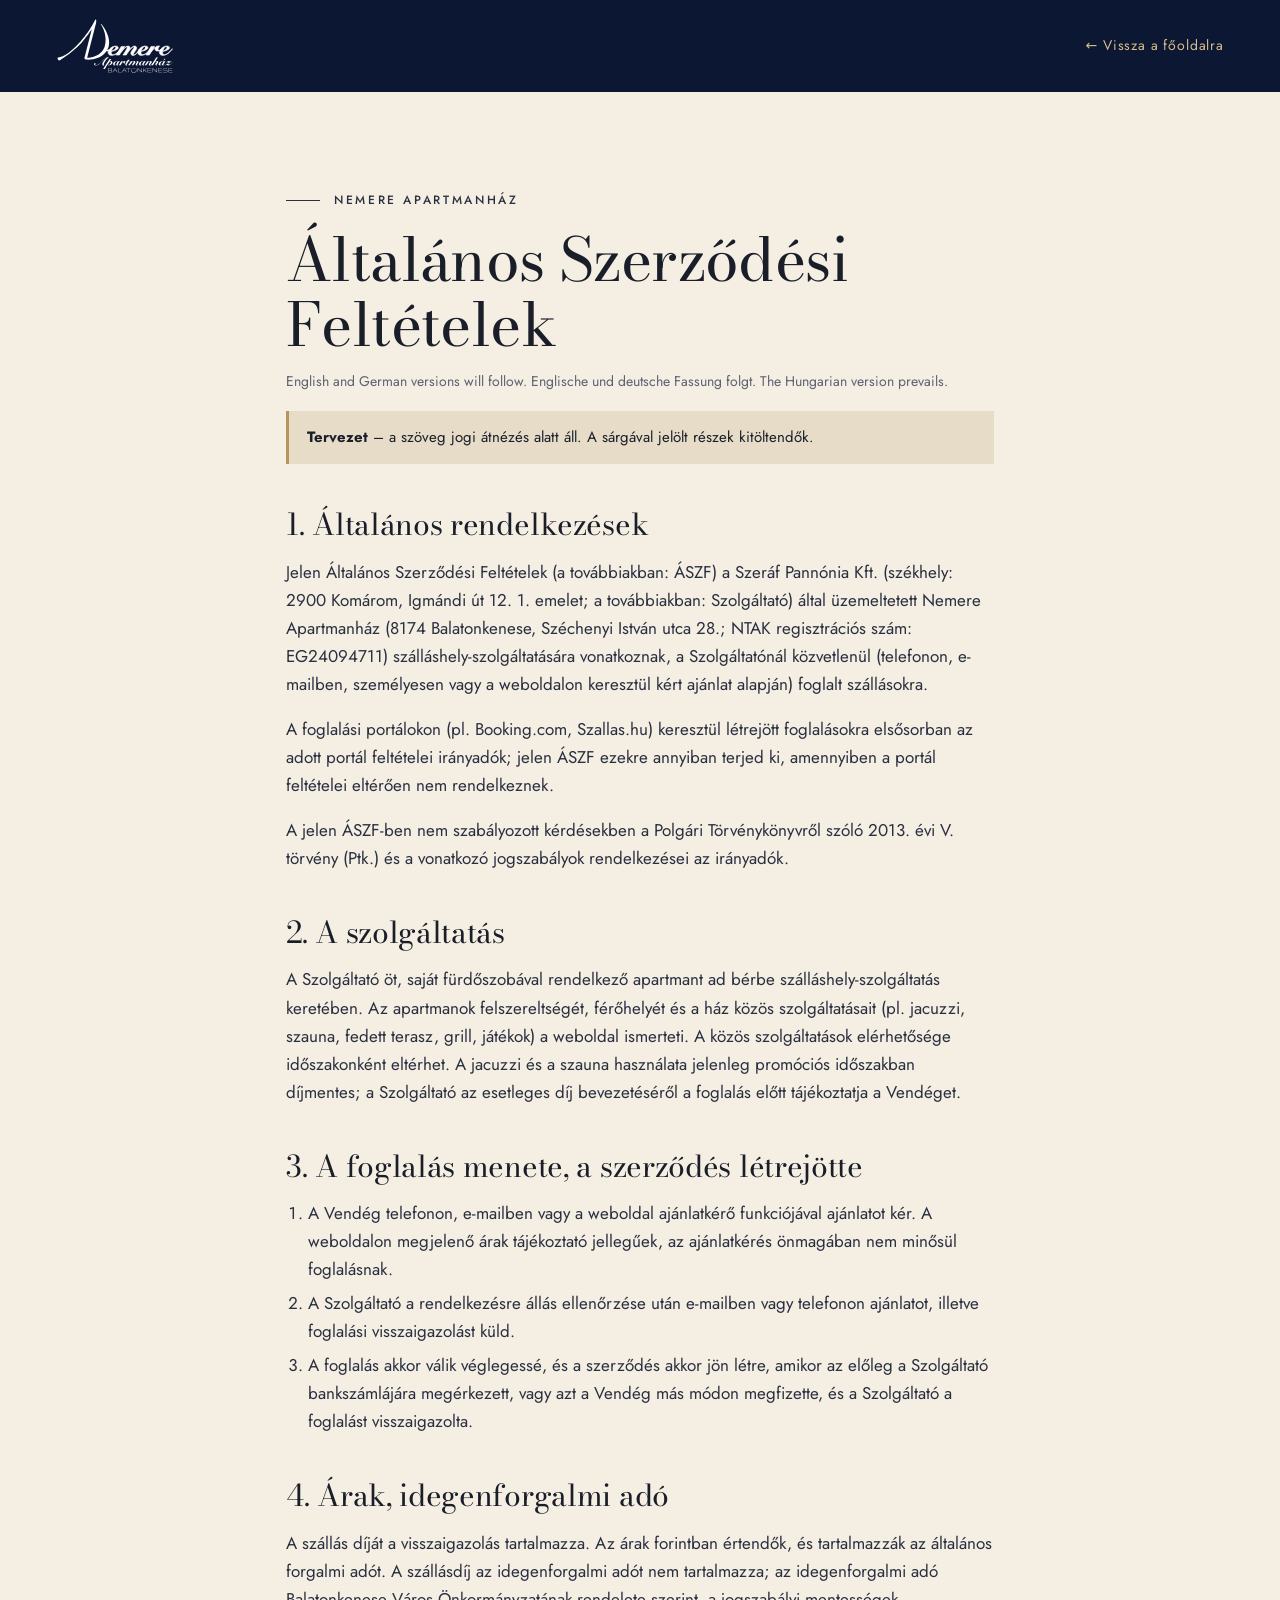
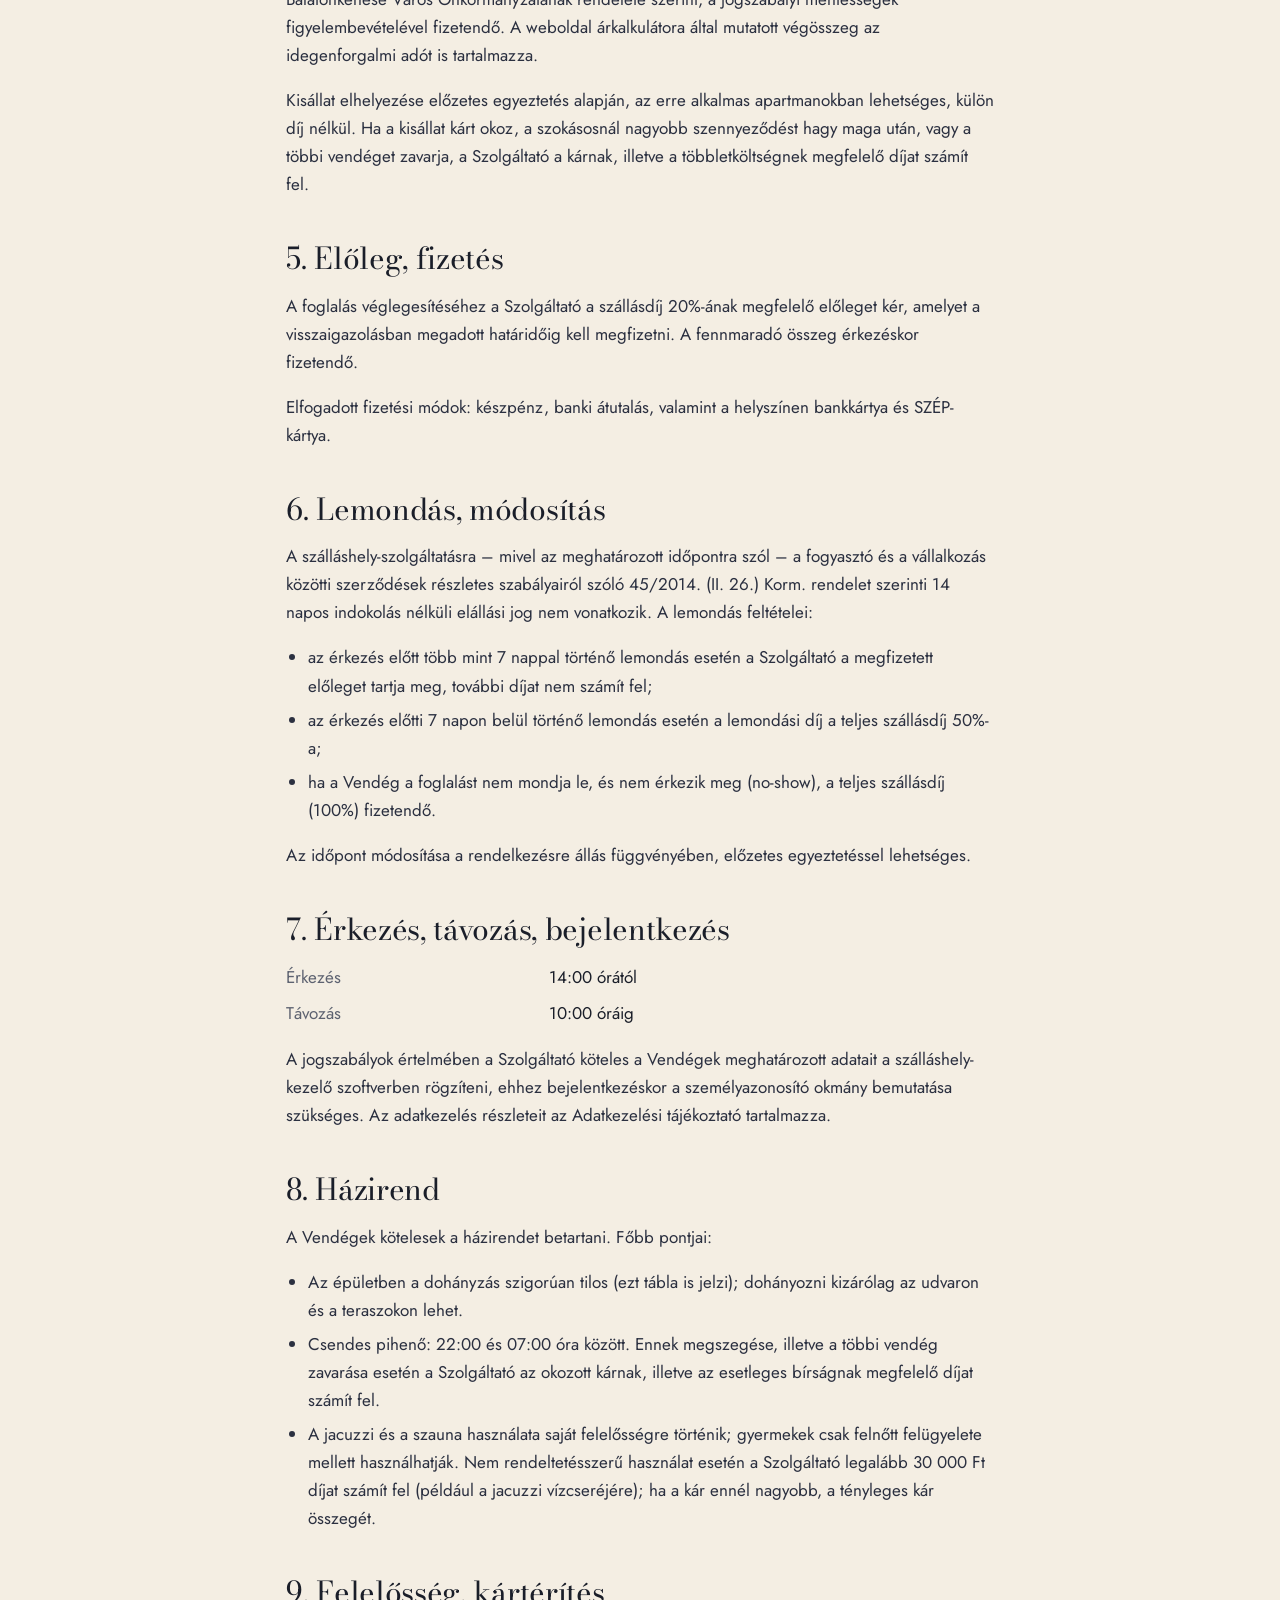
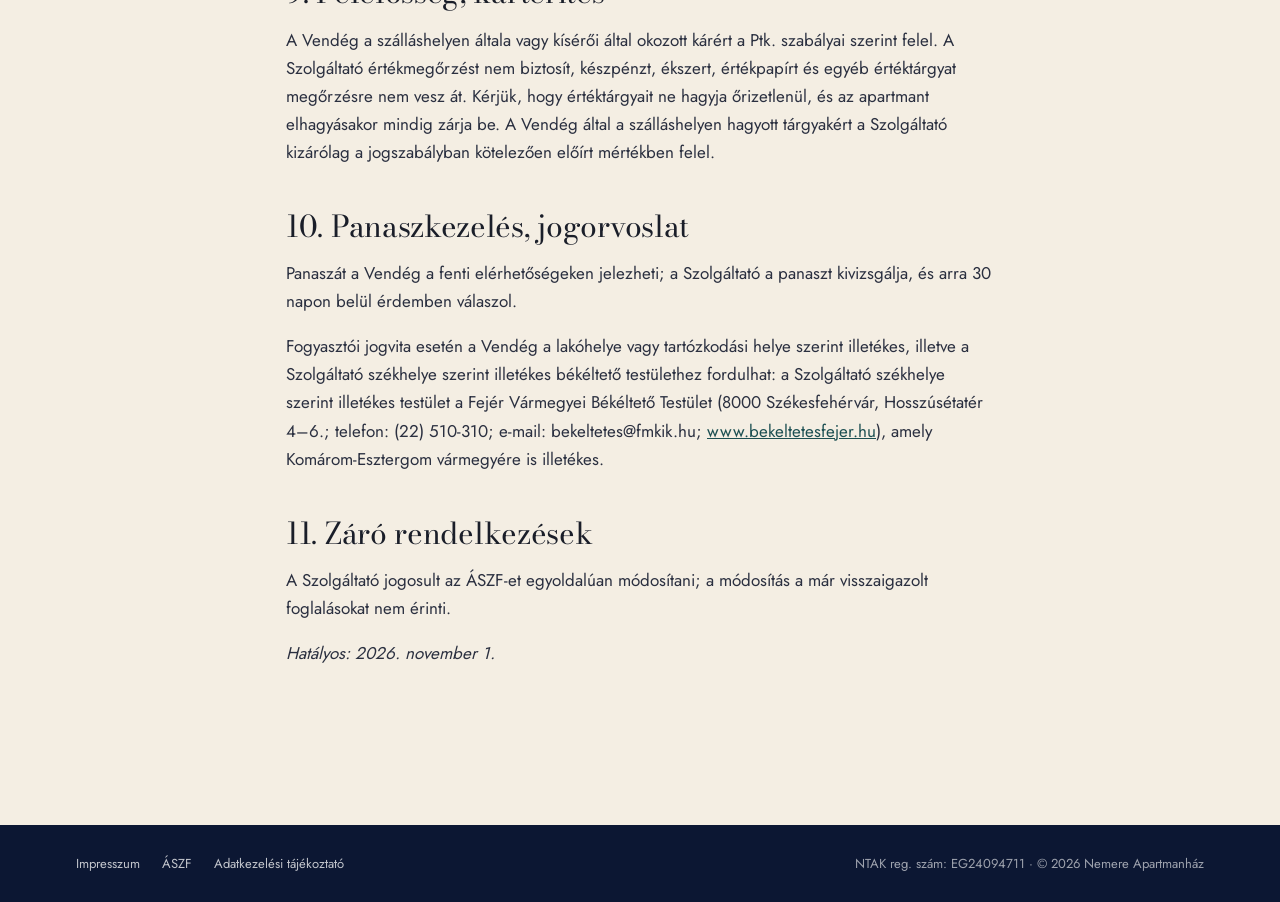
<file: aszf.html>
<!DOCTYPE html>
<html lang="hu">
<head>
<meta charset="utf-8">
<meta name="viewport" content="width=device-width, initial-scale=1">
<title>Általános Szerződési Feltételek – Nemere Apartmanház</title>
<meta name="robots" content="noindex, nofollow">
<link rel="icon" href="assets/logo/n-goldd.svg" type="image/svg+xml">
<link rel="stylesheet" href="assets/css/style.css">
</head>
<body>
<header class="legal-top">
  <a href="index.html" aria-label="Vissza a főoldalra"><img src="assets/logo/fo-white.svg" alt="Nemere Apartmanház Balatonkenese"></a>
  <a href="index.html">← Vissza a főoldalra</a>
</header>
<main class="legal">
<p class="kicker">Nemere Apartmanház</p>
<h1>Általános Szerződési Feltételek</h1>
<p class="other-lang">English and German versions will follow. Englische und deutsche Fassung folgt. The Hungarian version prevails.</p>
<div class="draft"><strong>Tervezet</strong> – a szöveg jogi átnézés alatt áll. A sárgával jelölt részek kitöltendők.</div>

<h2>1. Általános rendelkezések</h2>
<p>Jelen Általános Szerződési Feltételek (a továbbiakban: ÁSZF) a Szeráf Pannónia Kft. (székhely: 2900 Komárom, Igmándi út 12. 1. emelet; a továbbiakban: Szolgáltató) által üzemeltetett Nemere Apartmanház (8174 Balatonkenese, Széchenyi István utca 28.; NTAK regisztrációs szám: EG24094711) szálláshely-szolgáltatására vonatkoznak, a Szolgáltatónál közvetlenül (telefonon, e-mailben, személyesen vagy a weboldalon keresztül kért ajánlat alapján) foglalt szállásokra.</p>
<p>A foglalási portálokon (pl. Booking.com, Szallas.hu) keresztül létrejött foglalásokra elsősorban az adott portál feltételei irányadók; jelen ÁSZF ezekre annyiban terjed ki, amennyiben a portál feltételei eltérően nem rendelkeznek.</p>
<p>A jelen ÁSZF-ben nem szabályozott kérdésekben a Polgári Törvénykönyvről szóló 2013. évi V. törvény (Ptk.) és a vonatkozó jogszabályok rendelkezései az irányadók.</p>

<h2>2. A szolgáltatás</h2>
<p>A Szolgáltató öt, saját fürdőszobával rendelkező apartmant ad bérbe szálláshely-szolgáltatás keretében. Az apartmanok felszereltségét, férőhelyét és a ház közös szolgáltatásait (pl. jacuzzi, szauna, fedett terasz, grill, játékok) a weboldal ismerteti. A közös szolgáltatások elérhetősége időszakonként eltérhet. A jacuzzi és a szauna használata jelenleg promóciós időszakban díjmentes; a Szolgáltató az esetleges díj bevezetéséről a foglalás előtt tájékoztatja a Vendéget.</p>

<h2>3. A foglalás menete, a szerződés létrejötte</h2>
<ol>
  <li>A Vendég telefonon, e-mailben vagy a weboldal ajánlatkérő funkciójával ajánlatot kér. A weboldalon megjelenő árak tájékoztató jellegűek, az ajánlatkérés önmagában nem minősül foglalásnak.</li>
  <li>A Szolgáltató a rendelkezésre állás ellenőrzése után e-mailben vagy telefonon ajánlatot, illetve foglalási visszaigazolást küld.</li>
  <li>A foglalás akkor válik véglegessé, és a szerződés akkor jön létre, amikor az előleg a Szolgáltató bankszámlájára megérkezett, vagy azt a Vendég más módon megfizette, és a Szolgáltató a foglalást visszaigazolta.</li>
</ol>

<h2>4. Árak, idegenforgalmi adó</h2>
<p>A szállás díját a visszaigazolás tartalmazza. Az árak forintban értendők, és tartalmazzák az általános forgalmi adót. A szállásdíj az idegenforgalmi adót nem tartalmazza; az idegenforgalmi adó Balatonkenese Város Önkormányzatának rendelete szerint, a jogszabályi mentességek figyelembevételével fizetendő. A weboldal árkalkulátora által mutatott végösszeg az idegenforgalmi adót is tartalmazza.</p>
<p>Kisállat elhelyezése előzetes egyeztetés alapján, az erre alkalmas apartmanokban lehetséges, külön díj nélkül. Ha a kisállat kárt okoz, a szokásosnál nagyobb szennyeződést hagy maga után, vagy a többi vendéget zavarja, a Szolgáltató a kárnak, illetve a többletköltségnek megfelelő díjat számít fel.</p>

<h2>5. Előleg, fizetés</h2>
<p>A foglalás véglegesítéséhez a Szolgáltató a szállásdíj 20%-ának megfelelő előleget kér, amelyet a visszaigazolásban megadott határidőig kell megfizetni. A fennmaradó összeg érkezéskor fizetendő.</p>
<p>Elfogadott fizetési módok: készpénz, banki átutalás, valamint a helyszínen bankkártya és SZÉP-kártya.</p>

<h2>6. Lemondás, módosítás</h2>
<p>A szálláshely-szolgáltatásra – mivel az meghatározott időpontra szól – a fogyasztó és a vállalkozás közötti szerződések részletes szabályairól szóló 45/2014. (II. 26.) Korm. rendelet szerinti 14 napos indokolás nélküli elállási jog nem vonatkozik. A lemondás feltételei:</p>
<ul>
  <li>az érkezés előtt több mint 7 nappal történő lemondás esetén a Szolgáltató a megfizetett előleget tartja meg, további díjat nem számít fel;</li>
  <li>az érkezés előtti 7 napon belül történő lemondás esetén a lemondási díj a teljes szállásdíj 50%-a;</li>
  <li>ha a Vendég a foglalást nem mondja le, és nem érkezik meg (no-show), a teljes szállásdíj (100%) fizetendő.</li>
</ul>
<p>Az időpont módosítása a rendelkezésre állás függvényében, előzetes egyeztetéssel lehetséges.</p>

<h2>7. Érkezés, távozás, bejelentkezés</h2>
<dl>
  <dt>Érkezés</dt><dd>14:00 órától</dd>
  <dt>Távozás</dt><dd>10:00 óráig</dd>
</dl>
<p>A jogszabályok értelmében a Szolgáltató köteles a Vendégek meghatározott adatait a szálláshely-kezelő szoftverben rögzíteni, ehhez bejelentkezéskor a személyazonosító okmány bemutatása szükséges. Az adatkezelés részleteit az Adatkezelési tájékoztató tartalmazza.</p>

<h2>8. Házirend</h2>
<p>A Vendégek kötelesek a házirendet betartani. Főbb pontjai:</p>
<ul>
  <li>Az épületben a dohányzás szigorúan tilos (ezt tábla is jelzi); dohányozni kizárólag az udvaron és a teraszokon lehet.</li>
  <li>Csendes pihenő: 22:00 és 07:00 óra között. Ennek megszegése, illetve a többi vendég zavarása esetén a Szolgáltató az okozott kárnak, illetve az esetleges bírságnak megfelelő díjat számít fel.</li>
  <li>A jacuzzi és a szauna használata saját felelősségre történik; gyermekek csak felnőtt felügyelete mellett használhatják. Nem rendeltetésszerű használat esetén a Szolgáltató legalább 30 000 Ft díjat számít fel (például a jacuzzi vízcseréjére); ha a kár ennél nagyobb, a tényleges kár összegét.</li>
</ul>

<h2>9. Felelősség, kártérítés</h2>
<p>A Vendég a szálláshelyen általa vagy kísérői által okozott kárért a Ptk. szabályai szerint felel. A Szolgáltató értékmegőrzést nem biztosít, készpénzt, ékszert, értékpapírt és egyéb értéktárgyat megőrzésre nem vesz át. Kérjük, hogy értéktárgyait ne hagyja őrizetlenül, és az apartmant elhagyásakor mindig zárja be. A Vendég által a szálláshelyen hagyott tárgyakért a Szolgáltató kizárólag a jogszabályban kötelezően előírt mértékben felel.</p>

<h2>10. Panaszkezelés, jogorvoslat</h2>
<p>Panaszát a Vendég a fenti elérhetőségeken jelezheti; a Szolgáltató a panaszt kivizsgálja, és arra 30 napon belül érdemben válaszol.</p>
<p>Fogyasztói jogvita esetén a Vendég a lakóhelye vagy tartózkodási helye szerint illetékes, illetve a Szolgáltató székhelye szerint illetékes békéltető testülethez fordulhat: a Szolgáltató székhelye szerint illetékes testület a Fejér Vármegyei Békéltető Testület (8000 Székesfehérvár, Hosszúsétatér 4–6.; telefon: (22) 510-310; e-mail: bekeltetes@fmkik.hu; <a href="https://www.bekeltetesfejer.hu" target="_blank" rel="noopener">www.bekeltetesfejer.hu</a>), amely Komárom-Esztergom vármegyére is illetékes.</p>

<h2>11. Záró rendelkezések</h2>
<p>A Szolgáltató jogosult az ÁSZF-et egyoldalúan módosítani; a módosítás a már visszaigazolt foglalásokat nem érinti.</p>
<p><em>Hatályos: 2026. november 1.</em></p>
</main>
<footer class="foot"><div class="wrap foot-inner">
  <nav class="foot-links"><a href="impresszum.html">Impresszum</a><a href="aszf.html">ÁSZF</a><a href="adatkezeles.html">Adatkezelési tájékoztató</a></nav>
  <span>NTAK reg. szám: EG24094711 · © 2026 Nemere Apartmanház</span>
</div></footer>
</body>
</html>
</file>
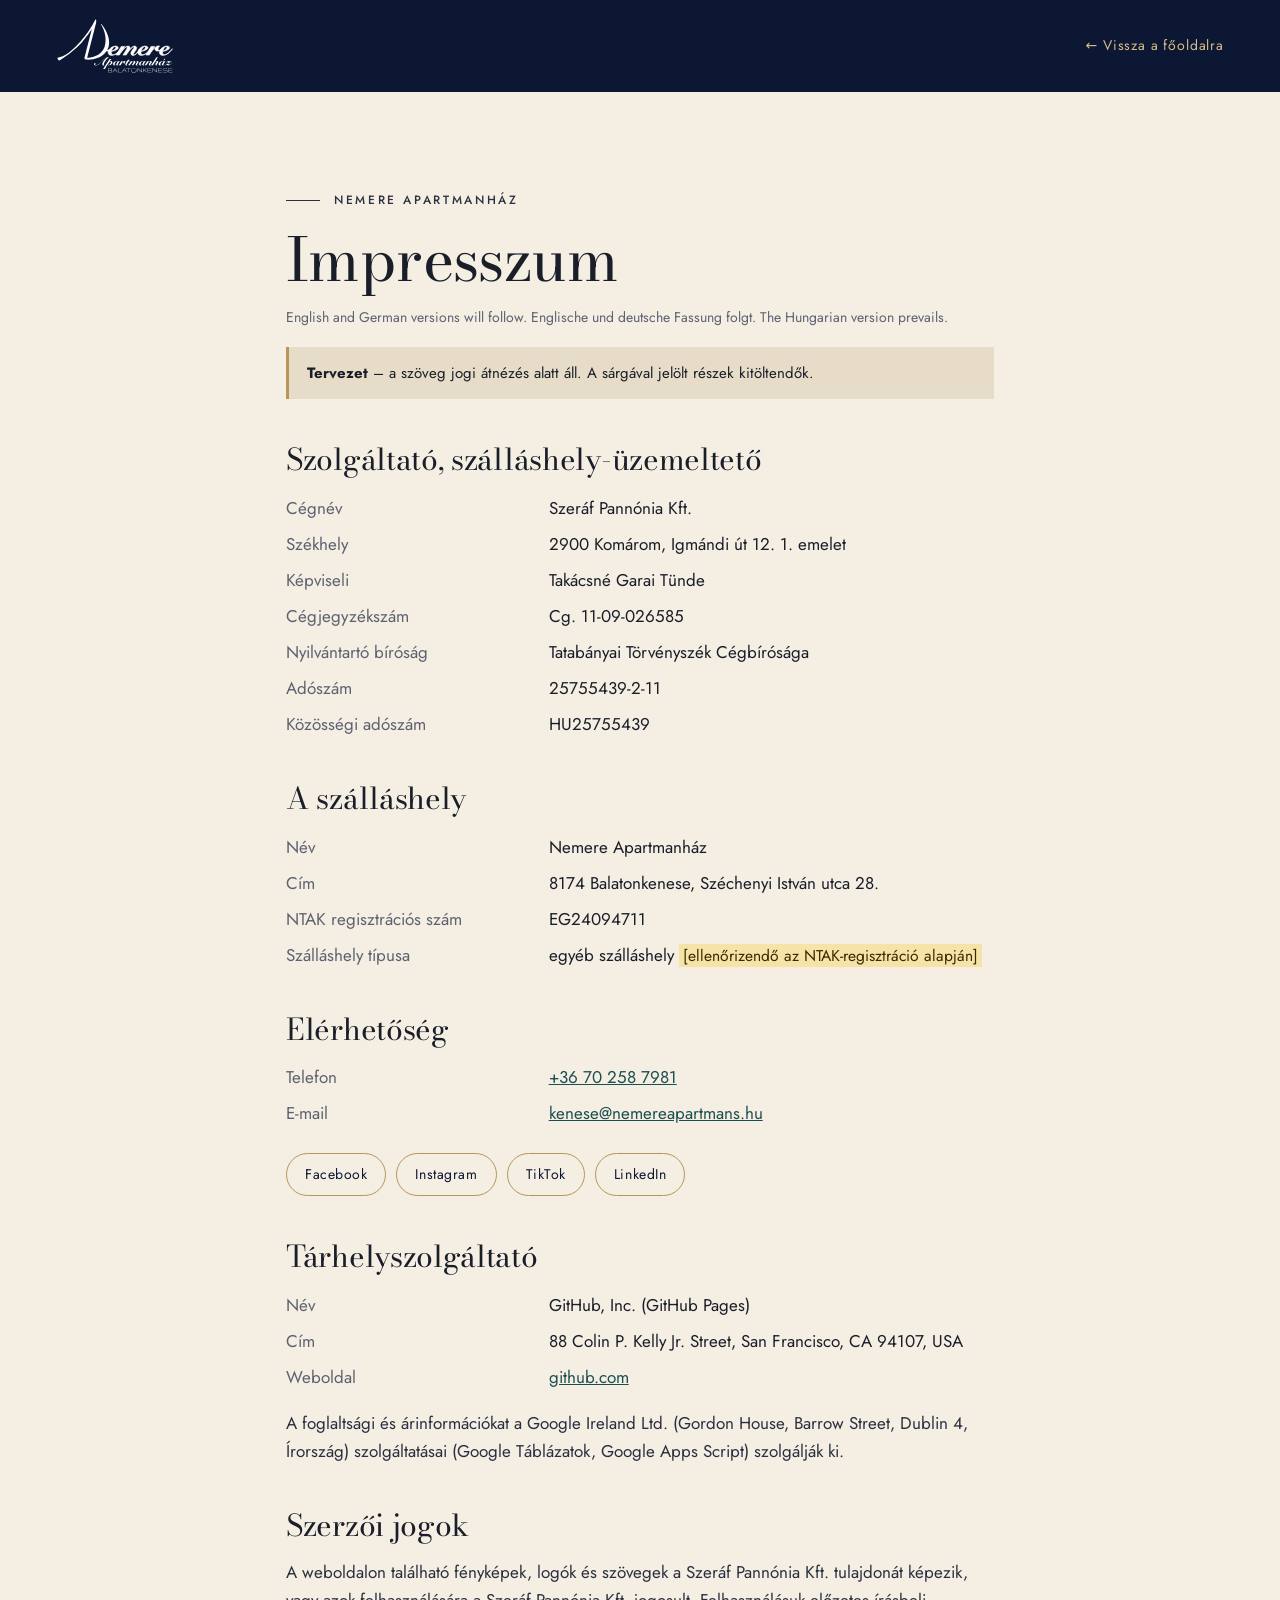
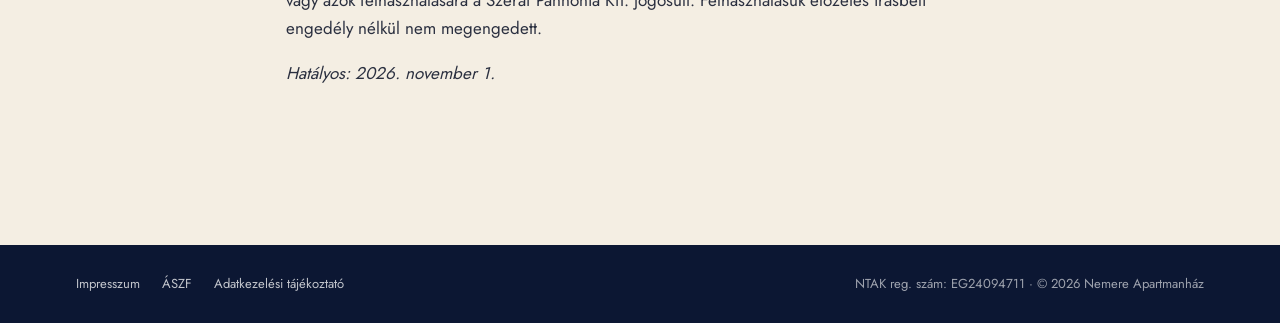
<file: impresszum.html>
<!DOCTYPE html>
<html lang="hu">
<head>
<meta charset="utf-8">
<meta name="viewport" content="width=device-width, initial-scale=1">
<title>Impresszum – Nemere Apartmanház</title>
<meta name="robots" content="noindex, nofollow">
<link rel="icon" href="assets/logo/n-goldd.svg" type="image/svg+xml">
<link rel="stylesheet" href="assets/css/style.css">
</head>
<body>
<header class="legal-top">
  <a href="index.html" aria-label="Vissza a főoldalra"><img src="assets/logo/fo-white.svg" alt="Nemere Apartmanház Balatonkenese"></a>
  <a href="index.html">← Vissza a főoldalra</a>
</header>
<main class="legal">
<p class="kicker">Nemere Apartmanház</p>
<h1>Impresszum</h1>
<p class="other-lang">English and German versions will follow. Englische und deutsche Fassung folgt. The Hungarian version prevails.</p>
<div class="draft"><strong>Tervezet</strong> – a szöveg jogi átnézés alatt áll. A sárgával jelölt részek kitöltendők.</div>

<h2>Szolgáltató, szálláshely-üzemeltető</h2>
<dl>
  <dt>Cégnév</dt><dd>Szeráf Pannónia Kft.</dd>
  <dt>Székhely</dt><dd>2900 Komárom, Igmándi út 12. 1. emelet</dd>
  <dt>Képviseli</dt><dd>Takácsné Garai Tünde</dd>
  <dt>Cégjegyzékszám</dt><dd>Cg. 11-09-026585</dd>
  <dt>Nyilvántartó bíróság</dt><dd>Tatabányai Törvényszék Cégbírósága</dd>
  <dt>Adószám</dt><dd>25755439-2-11</dd>
  <dt>Közösségi adószám</dt><dd>HU25755439</dd>
</dl>

<h2>A szálláshely</h2>
<dl>
  <dt>Név</dt><dd>Nemere Apartmanház</dd>
  <dt>Cím</dt><dd>8174 Balatonkenese, Széchenyi István utca 28.</dd>
  <dt>NTAK regisztrációs szám</dt><dd>EG24094711</dd>
  <dt>Szálláshely típusa</dt><dd>egyéb szálláshely <mark class="todo">[ellenőrizendő az NTAK-regisztráció alapján]</mark></dd>
</dl>

<h2>Elérhetőség</h2>
<dl>
  <dt>Telefon</dt><dd><a href="tel:+36702587981">+36 70 258 7981</a></dd>
  <dt>E-mail</dt><dd><a href="mailto:kenese@nemereapartmans.hu">kenese@nemereapartmans.hu</a></dd>
</dl>
<p class="social"><a href="https://www.facebook.com/nemereapartmans/" target="_blank" rel="noopener">Facebook</a><a href="https://www.instagram.com/nemereapartmans" target="_blank" rel="noopener">Instagram</a><a href="https://www.tiktok.com/@nemereapartmans" target="_blank" rel="noopener">TikTok</a><a href="https://www.linkedin.com/company/nemereapartmans" target="_blank" rel="noopener">LinkedIn</a></p>

<h2>Tárhelyszolgáltató</h2>
<dl>
  <dt>Név</dt><dd>GitHub, Inc. (GitHub Pages)</dd>
  <dt>Cím</dt><dd>88 Colin P. Kelly Jr. Street, San Francisco, CA 94107, USA</dd>
  <dt>Weboldal</dt><dd><a href="https://github.com" target="_blank" rel="noopener">github.com</a></dd>
</dl>
<p>A foglaltsági és árinformációkat a Google Ireland Ltd. (Gordon House, Barrow Street, Dublin 4, Írország) szolgáltatásai (Google Táblázatok, Google Apps Script) szolgálják ki.</p>

<h2>Szerzői jogok</h2>
<p>A weboldalon található fényképek, logók és szövegek a Szeráf Pannónia Kft. tulajdonát képezik, vagy azok felhasználására a Szeráf Pannónia Kft. jogosult. Felhasználásuk előzetes írásbeli engedély nélkül nem megengedett.</p>
<p><em>Hatályos: 2026. november 1.</em></p>
</main>
<footer class="foot"><div class="wrap foot-inner">
  <nav class="foot-links"><a href="impresszum.html">Impresszum</a><a href="aszf.html">ÁSZF</a><a href="adatkezeles.html">Adatkezelési tájékoztató</a></nav>
  <span>NTAK reg. szám: EG24094711 · © 2026 Nemere Apartmanház</span>
</div></footer>
</body>
</html>
</file>
<file: assets/css/style.css>
/* ==========================================================
   Nemere Apartmanház – stíluslap
   Színek: navy · arany · bézs · balatoni kékeszöld
   ========================================================== */

@font-face { font-family: 'Bodoni Moda'; font-style: normal; font-weight: 400 900; font-display: swap;
  src: url(../fonts/bodoni-moda-latin-opsz-normal.woff2) format('woff2-variations');
  unicode-range: U+0000-00FF,U+0131,U+0152-0153,U+02BB-02BC,U+02C6,U+02DA,U+02DC,U+0304,U+0308,U+0329,U+2000-206F,U+20AC,U+2122,U+2191,U+2193,U+2212,U+2215,U+FEFF,U+FFFD; }
@font-face { font-family: 'Bodoni Moda'; font-style: normal; font-weight: 400 900; font-display: swap;
  src: url(../fonts/bodoni-moda-latin-ext-opsz-normal.woff2) format('woff2-variations');
  unicode-range: U+0100-02BA,U+02BD-02C5,U+02C7-02CC,U+02CE-02D7,U+02DD-02FF,U+1D00-1DBF,U+1E00-1E9F,U+1EF2-1EFF,U+2020,U+20A0-20AB,U+20AD-20C0,U+2113,U+2C60-2C7F,U+A720-A7FF; }
@font-face { font-family: 'Bodoni Moda'; font-style: italic; font-weight: 400 900; font-display: swap;
  src: url(../fonts/bodoni-moda-latin-opsz-italic.woff2) format('woff2-variations');
  unicode-range: U+0000-00FF,U+0131,U+0152-0153,U+02BB-02BC,U+02C6,U+02DA,U+02DC,U+0304,U+0308,U+0329,U+2000-206F,U+20AC,U+2122,U+2191,U+2193,U+2212,U+2215,U+FEFF,U+FFFD; }
@font-face { font-family: 'Bodoni Moda'; font-style: italic; font-weight: 400 900; font-display: swap;
  src: url(../fonts/bodoni-moda-latin-ext-opsz-italic.woff2) format('woff2-variations');
  unicode-range: U+0100-02BA,U+02BD-02C5,U+02C7-02CC,U+02CE-02D7,U+02DD-02FF,U+1D00-1DBF,U+1E00-1E9F,U+1EF2-1EFF,U+2020,U+20A0-20AB,U+20AD-20C0,U+2113,U+2C60-2C7F,U+A720-A7FF; }
@font-face { font-family: 'Jost'; font-style: normal; font-weight: 300 700; font-display: swap;
  src: url(../fonts/jost-latin-wght-normal.woff2) format('woff2-variations');
  unicode-range: U+0000-00FF,U+0131,U+0152-0153,U+02BB-02BC,U+02C6,U+02DA,U+02DC,U+0304,U+0308,U+0329,U+2000-206F,U+20AC,U+2122,U+2191,U+2193,U+2212,U+2215,U+FEFF,U+FFFD; }
@font-face { font-family: 'Jost'; font-style: normal; font-weight: 300 700; font-display: swap;
  src: url(../fonts/jost-latin-ext-wght-normal.woff2) format('woff2-variations');
  unicode-range: U+0100-02BA,U+02BD-02C5,U+02C7-02CC,U+02CE-02D7,U+02DD-02FF,U+1D00-1DBF,U+1E00-1E9F,U+1EF2-1EFF,U+2020,U+20A0-20AB,U+20AD-20C0,U+2113,U+2C60-2C7F,U+A720-A7FF; }

:root {
  --navy: #0c1733;
  --navy-2: #15244a;
  --gold: #b8955a;
  --gold-2: #d6bd8a;
  --beige: #f4eee3;
  --sand: #e7dcc8;
  --teal: #1c4f52;
  --teal-2: #2a6a6b;
  --ink: #1a1e29;
  --muted: #5d6270;
  --line: rgba(12, 23, 51, .14);
  --serif: 'Bodoni Moda', 'Didot', 'Times New Roman', serif;
  --sans: 'Jost', 'Futura', 'Century Gothic', system-ui, sans-serif;
  --wrap: 1240px;
  --pad: clamp(20px, 5vw, 56px);
  --sec: clamp(72px, 11vw, 150px);
}

* { box-sizing: border-box; }
html { scroll-behavior: smooth; -webkit-text-size-adjust: 100%; }
body { margin: 0; font: 400 17px/1.65 var(--sans); color: var(--ink); background: var(--beige);
  /* Bodoni: a szövegméretű optikai változat – a vékony vonalak minden kijelzőn látszanak */
  font-optical-sizing: none; font-variation-settings: 'opsz' 11; }
img { display: block; max-width: 100%; }
a { color: inherit; }
h1, h2, h3 { font-family: var(--serif); font-weight: 400; line-height: 1.08; margin: 0; letter-spacing: -.01em; }
h1 em, h2 em { font-style: italic; color: var(--gold); }
.wrap { max-width: var(--wrap); margin: 0 auto; padding: 0 var(--pad); }

.kicker {
  font: 500 12px/1.4 var(--sans); letter-spacing: .22em; text-transform: uppercase; color: var(--gold);
  margin: 0 0 18px; display: flex; align-items: center; gap: 14px;
}
.kicker::before { content: ""; width: 34px; height: 1px; background: currentColor; }

.btn {
  display: inline-block; padding: 16px 30px; font: 500 13px/1 var(--sans); letter-spacing: .18em; text-transform: uppercase;
  text-decoration: none; border: 1px solid transparent; transition: background .25s, color .25s, border-color .25s;
}
.btn-gold { background: var(--gold); color: var(--navy); }
.btn-gold:hover { background: var(--gold-2); }
.btn-line { font: 500 15px/1.2 var(--sans); text-decoration: none; border-bottom: 1px solid currentColor; padding-bottom: 4px; }
.btn-line.light { color: var(--gold-2); }

/* ---------- Fejléc ---------- */
.top {
  position: fixed; inset: 0 0 auto; z-index: 50; display: flex; align-items: center; justify-content: space-between; gap: 20px;
  padding: 18px var(--pad); color: #fff; transition: background .35s, padding .35s, box-shadow .35s;
}
.top.solid { background: var(--navy); padding-top: 12px; padding-bottom: 12px; box-shadow: 0 1px 0 rgba(214, 189, 138, .25); }
.brand { display: block; line-height: 0; }
.brand img { height: 72px; width: auto; transition: height .35s; filter: drop-shadow(0 1px 8px rgba(12, 23, 51, .35)); }
.top.solid .brand img { height: 56px; filter: none; }
.nav { display: flex; gap: clamp(16px, 2.2vw, 34px); }
.nav a { text-decoration: none; font-size: 14px; letter-spacing: .06em; padding: 6px 0; border-bottom: 1px solid transparent; }
.nav a:hover { border-color: var(--gold-2); }
.top-right { display: flex; align-items: center; gap: 22px; }
.lang { display: flex; border: 1px solid rgba(255, 255, 255, .35); }
.lang button { background: none; border: 0; color: inherit; font: 500 11.5px/1 var(--sans); letter-spacing: .12em; padding: 8px 9px; cursor: pointer; opacity: .65; }
.lang button[aria-pressed="true"] { opacity: 1; background: var(--gold); color: var(--navy); }
.top-call { text-decoration: none; font-size: 14px; letter-spacing: .04em; color: var(--gold-2); white-space: nowrap; }
.burger { display: none; background: none; border: 0; width: 34px; height: 34px; padding: 8px 4px; cursor: pointer; }
.burger span { display: block; height: 1px; background: #fff; margin: 6px 0; transition: transform .3s; }

/* ---------- Hero ---------- */
.hero { position: relative; min-height: 100svh; display: flex; align-items: flex-end; color: #fff; overflow: hidden; background: var(--navy); }
.hero-img, .hero-img img { position: absolute; inset: 0; width: 100%; height: 100%; }
.hero-img img { object-fit: cover; object-position: 50% 62%; animation: heroIn 2.4s ease-out both; }
@keyframes heroIn { from { transform: scale(1.06); opacity: .4; } to { transform: none; opacity: 1; } }
.hero::after {
  content: ""; position: absolute; inset: 0;
  background:
    linear-gradient(90deg, rgba(12, 23, 51, .78) 0%, rgba(12, 23, 51, .45) 42%, rgba(12, 23, 51, 0) 72%),
    linear-gradient(180deg, rgba(12, 23, 51, .55) 0%, rgba(12, 23, 51, 0) 24%, rgba(12, 23, 51, 0) 55%, rgba(12, 23, 51, .9) 100%);
}
.hero-inner { position: relative; z-index: 2; width: 100%; max-width: var(--wrap); margin: 0 auto; padding: 0 var(--pad) clamp(120px, 16vh, 170px); }
.hero h1 { font-size: clamp(40px, 5.6vw, 84px); max-width: 20ch; }
.hero h1 em { color: var(--gold-2); }
.hero .lead { max-width: 540px; font-size: clamp(16px, 1.4vw, 19px); color: rgba(255, 255, 255, .86); margin: 24px 0 34px; }
.hero .kicker { color: var(--gold-2); }
.hero-actions { display: flex; flex-wrap: wrap; align-items: center; gap: 18px 30px; }
.hero-facts {
  position: absolute; z-index: 2; right: var(--pad); bottom: clamp(40px, 6vh, 60px); margin: 0; display: flex; gap: clamp(22px, 3.5vw, 54px);
}
.hero-facts div { border-left: 1px solid rgba(214, 189, 138, .55); padding-left: 14px; }
.hero-facts dt { font: 400 clamp(30px, 3.2vw, 44px)/1 var(--serif); color: #fff; }
.hero-facts dd { margin: 6px 0 0; font-size: 12px; letter-spacing: .12em; text-transform: uppercase; color: rgba(255, 255, 255, .75); max-width: 12ch; }

/* ---------- Szekciófej ---------- */
.sec-head { max-width: 760px; margin-bottom: clamp(36px, 5vw, 64px); }
.sec-head h2 { font-size: clamp(36px, 5vw, 66px); }
.sec-lead { color: var(--muted); font-size: clamp(16px, 1.3vw, 18px); max-width: 600px; margin: 20px 0 0; }
.sec-head.light h2 { color: #fff; }
.sec-head.light .sec-lead { color: rgba(255, 255, 255, .75); margin-bottom: 26px; }

/* ---------- Apartman kártyák ---------- */
.apts { padding: var(--sec) 0; }
.cards {
  max-width: calc(var(--wrap) + 2 * 0px); margin: 0 auto; padding: 0 var(--pad);
  display: grid; grid-template-columns: repeat(5, minmax(0, 1fr)); gap: clamp(14px, 1.6vw, 24px);
}
.card { position: relative; display: flex; flex-direction: column; text-align: left; background: none; border: 0; padding: 0; cursor: pointer; color: inherit; font: inherit; }
.card-photo { position: relative; aspect-ratio: 4 / 5; overflow: hidden; background: var(--sand); }
.card-photo img { width: 100%; height: 100%; object-fit: cover; transition: transform 1.1s cubic-bezier(.2, .7, .2, 1); }
.card:hover .card-photo img, .card:focus-visible .card-photo img { transform: scale(1.045); }
.card-body { padding: 18px 2px 0; }
.card h3 { font-size: clamp(22px, 1.7vw, 26px); min-height: 2.2em; display: flex; align-items: flex-end; }
.card-guests { display: block; margin-top: 6px; font-size: 13px; letter-spacing: .14em; text-transform: uppercase; color: var(--gold); }
.specs { margin: 16px 0 0; border-top: 1px solid var(--line); }
.specs div { display: flex; justify-content: space-between; gap: 10px; padding: 9px 0; border-bottom: 1px solid var(--line); font-size: 14px; }
.specs dt { color: var(--muted); }
.specs dd { margin: 0; text-align: right; font-weight: 500; }
.card-more { display: inline-block; margin-top: 16px; font-size: 13px; letter-spacing: .1em; text-transform: uppercase; border-bottom: 1px solid var(--gold); padding-bottom: 3px; }

/* ---------- Panoráma ---------- */
.pano { position: relative; background: var(--navy); }
.pano-sticky { position: sticky; top: 0; height: 100svh; overflow: hidden; }
.pano-track { position: absolute; inset: 0; will-change: transform; }
.pano-track img { height: 100svh; width: auto; max-width: none; }
.pano-cap {
  position: absolute; left: var(--pad); bottom: clamp(36px, 8vh, 80px); z-index: 2; color: #fff; max-width: 560px;
  transition: opacity .5s, transform .5s;
}
.pano-cap h2 { font-size: clamp(32px, 4.4vw, 58px); text-shadow: 0 2px 30px rgba(12, 23, 51, .5); }
.pano-cap h2 em { color: var(--gold-2); }
.pano-cap .kicker { color: var(--gold-2); }
.pano-hint { margin: 14px 0 0; font-size: 14px; letter-spacing: .08em; color: rgba(255, 255, 255, .8); }
.pano-sticky::after { content: ""; position: absolute; inset: auto 0 0; height: 45%; background: linear-gradient(transparent, rgba(12, 23, 51, .7)); pointer-events: none; }
.pano.moving .pano-cap { opacity: 0; transform: translateY(12px); }
.pano-progress { position: absolute; right: var(--pad); bottom: clamp(36px, 8vh, 80px); width: clamp(90px, 14vw, 180px); height: 1px; background: rgba(255, 255, 255, .3); z-index: 2; }
.pano-progress span { display: block; height: 100%; width: 0; background: var(--gold-2); }

/* ---------- A ház ---------- */
.house { padding: var(--sec) 0; }
.feature { display: grid; grid-template-columns: 1.55fr 1fr; gap: clamp(28px, 5vw, 80px); align-items: center; margin-bottom: clamp(70px, 9vw, 130px); }
.feature:last-child { margin-bottom: 0; }
.feature.reverse { grid-template-columns: 1fr 1.55fr; }
.feature.reverse .feature-media { order: 2; }
.gallery { display: grid; grid-template-columns: repeat(3, 1fr); gap: 10px; }
.gallery button { position: relative; display: block; padding: 0; border: 0; background: none; cursor: zoom-in; overflow: hidden; }
.gallery button img { width: 100%; height: 100%; object-fit: cover; aspect-ratio: 1 / 1; transition: transform .6s ease; }
.gallery button:first-child { grid-column: 1 / -1; }
.gallery button:first-child img { aspect-ratio: 3 / 2; }
.gallery button:hover img, .gallery button:focus-visible img { transform: scale(1.04); }
.gallery button.more-hidden { display: none; }
.gallery .more { position: absolute; inset: 0; display: flex; align-items: center; justify-content: center; background: rgba(12, 23, 51, .55); color: #fff; font: 300 30px/1 var(--sans); letter-spacing: .04em; }
.house .wrap { max-width: min(1680px, 100%); }
.feature-text .num { font: italic 400 20px/1 var(--serif); color: var(--gold); display: block; margin-bottom: 18px; }
.feature-text h3 { font-size: clamp(30px, 3.3vw, 46px); margin-bottom: 18px; }
.feature-text p { color: var(--muted); max-width: 440px; margin: 0; }
.feature-teal { background: var(--teal); color: #fff; padding: clamp(28px, 4vw, 60px); margin-left: calc(-1 * var(--pad) / 2); margin-right: calc(-1 * var(--pad) / 2); }
.feature-teal .feature-text p { color: rgba(255, 255, 255, .8); }
.feature-teal .num { color: var(--gold-2); }

/* ---------- Csoportoknak ---------- */
.groups { padding: var(--sec) 0; background: var(--sand); }
.groups-grid { display: grid; grid-template-columns: 1fr 1fr; gap: clamp(30px, 6vw, 96px); align-items: center; }
.groups-media { position: relative; display: grid; grid-template-columns: 1fr 1fr; gap: 14px; align-items: start; }
.groups-media img { width: 100%; aspect-ratio: 3 / 4; object-fit: cover; }
.groups-media img:last-child { margin-top: 22%; }
.groups-text h2 { font-size: clamp(34px, 4.4vw, 58px); margin-bottom: 22px; }
.groups-text > p { color: var(--muted); max-width: 520px; }
.groups-facts { display: flex; gap: clamp(24px, 4vw, 54px); margin: 30px 0 8px; }
.groups-facts div { border-left: 1px solid var(--gold); padding-left: 14px; }
.groups-facts dt { font: 400 clamp(26px, 2.6vw, 36px)/1.1 var(--serif); }
.groups-facts dd { margin: 4px 0 0; font-size: 12px; letter-spacing: .14em; text-transform: uppercase; color: var(--muted); }
.groups-list { list-style: none; padding: 0; margin: 26px 0 32px; border-top: 1px solid rgba(12, 23, 51, .18); }
.groups-list li { padding: 11px 0 11px 28px; border-bottom: 1px solid rgba(12, 23, 51, .18); position: relative; font-size: 15.5px; }
.groups-list li::before { content: ""; position: absolute; left: 0; top: 50%; width: 14px; height: 1px; background: var(--gold); }
.groups-actions { display: flex; flex-wrap: wrap; align-items: center; gap: 18px 30px; }

/* ---------- Vélemények ---------- */
.reviews { padding: var(--sec) 0; background: var(--beige); text-align: center; overflow: hidden; }
.reviews .kicker { justify-content: center; }
.reviews .kicker::after { content: ""; width: 34px; height: 1px; background: currentColor; }
.rev-stage { display: grid; max-width: 900px; margin: 10px auto 0; touch-action: pan-y; }
.rev-item { grid-area: 1 / 1; display: flex; flex-direction: column; align-items: center; justify-content: center; opacity: 0; transform: translateX(24px); transition: opacity .7s ease, transform .7s ease; pointer-events: none; }
.rev-item.on { opacity: 1; transform: none; pointer-events: auto; }
.rev-item.out { transform: translateX(-24px); }
.rev-mark { font: italic 400 110px/0.6 var(--serif); font-variation-settings: 'opsz' 96; color: var(--gold); height: 44px; }
.rev-text { font: 400 clamp(22px, 2.6vw, 34px)/1.35 var(--serif); margin: 0 0 28px; max-width: 30ch; }
.rev-text.long { font-size: clamp(18px, 1.8vw, 24px); max-width: 46ch; }
.rev-who { font-size: 15px; font-weight: 500; letter-spacing: .04em; }
.rev-meta { margin-top: 6px; font-size: 12px; letter-spacing: .16em; text-transform: uppercase; color: var(--gold); }
.rev-controls { display: flex; align-items: center; justify-content: center; gap: 22px; margin-top: 40px; }
.rev-btn { width: 44px; height: 44px; border: 1px solid var(--line); background: none; font-size: 20px; color: var(--ink); cursor: pointer; }
.rev-btn:hover { border-color: var(--gold); }
.rev-dots { display: flex; gap: 10px; }
.rev-dots button { width: 26px; height: 2px; padding: 0; border: 0; background: var(--line); cursor: pointer; }
.rev-dots button[aria-current="true"] { background: var(--gold); }

/* ---------- Foglalás ---------- */
.book { background: var(--navy); color: #fff; padding: var(--sec) 0; }
.book-grid { display: grid; grid-template-columns: minmax(0, .8fr) minmax(0, 1.2fr); gap: clamp(30px, 5vw, 80px); align-items: start; }
.book .sec-head { position: sticky; top: 110px; margin: 0; }
#nemere-kereso { --nk-bg: var(--navy-2); --nk-acc: var(--gold-2); --nk-r: 0px; border: 1px solid rgba(214, 189, 138, .3); max-width: none; margin: 0; }

/* ---------- Környék ---------- */
.area { padding: var(--sec) 0; background: var(--sand); }
.area-grid { display: grid; grid-template-columns: 1fr 1fr; gap: clamp(30px, 6vw, 100px); align-items: start; }
.area h2 { font-size: clamp(36px, 4.6vw, 60px); margin-bottom: 24px; }
.area-grid > div > p { color: var(--muted); max-width: 500px; }
.routes { display: flex; flex-wrap: wrap; align-items: baseline; gap: 10px 22px; margin-top: 30px; font-size: 14px; }
.routes span { letter-spacing: .14em; text-transform: uppercase; font-size: 12px; color: var(--gold); width: 100%; }
.routes a { text-decoration: none; border-bottom: 1px solid var(--gold); padding-bottom: 2px; }
.area-list { list-style: none; margin: 0; padding: 0; counter-reset: a; }
.area-list li { counter-increment: a; display: grid; grid-template-columns: 56px 1fr; padding: 22px 0; border-bottom: 1px solid rgba(12, 23, 51, .18); }
.area-list li::before { content: counter(a, upper-roman); font: italic 400 22px/1.3 var(--serif); color: var(--gold); grid-row: span 2; }
.area-list h3 { font-size: 24px; }
.area-list p { margin: 6px 0 0; color: var(--muted); font-size: 15px; }

/* ---------- Kapcsolat ---------- */
.contact { position: relative; padding: var(--sec) 0; color: #fff; overflow: hidden; background: var(--teal); }
.contact-bg { position: absolute; inset: 0; width: 100%; height: 100%; object-fit: cover; opacity: .28; filter: saturate(.7); }
.contact-inner { position: relative; }
.contact-mark { position: absolute; right: -4%; top: 50%; transform: translateY(-50%); width: min(46vw, 560px); opacity: .14; pointer-events: none; }
.contact h2 { font-size: clamp(38px, 5.4vw, 72px); max-width: 14ch; }
.contact h2 em { color: var(--gold-2); }
.contact .kicker { color: var(--gold-2); }
.contact .sec-lead { color: rgba(255, 255, 255, .8); }
.contact-list { display: grid; grid-template-columns: repeat(3, auto); justify-content: start; gap: 20px clamp(30px, 6vw, 90px); margin: 48px 0 0; }
.contact-list dt { font-size: 12px; letter-spacing: .18em; text-transform: uppercase; color: var(--gold-2); margin-bottom: 8px; }
.contact-list dd { margin: 0; font: 400 clamp(18px, 1.5vw, 22px)/1.3 var(--sans); letter-spacing: .02em; }
.contact-list a { text-decoration: none; }

.foot { background: var(--navy); color: rgba(255, 255, 255, .6); font-size: 13px; padding: 28px 0; }
.foot-inner { display: flex; justify-content: space-between; align-items: center; gap: 20px; flex-wrap: wrap; }
.foot-logo { height: 84px; width: auto; }
.foot-links { display: flex; flex-wrap: wrap; gap: 8px 22px; }
.foot-links a { text-decoration: none; color: rgba(255, 255, 255, .8); }
.foot-links a:hover { color: var(--gold-2); }

/* ---------- Jogi oldalak ---------- */
.legal-top { background: var(--navy); padding: 18px var(--pad); display: flex; align-items: center; justify-content: space-between; gap: 20px; }
.legal-top img { height: 56px; width: auto; }
.legal-top a { color: var(--gold-2); text-decoration: none; font-size: 14px; letter-spacing: .06em; }
.legal { max-width: 820px; margin: 0 auto; padding: clamp(40px, 7vw, 90px) var(--pad); }
.legal h1 { font-size: clamp(36px, 5vw, 56px); margin-bottom: 10px; }
.legal h2 { font-size: clamp(22px, 2.4vw, 28px); margin: 44px 0 12px; }
.legal p, .legal li { color: #333a48; }
.legal ul, .legal ol { padding-left: 22px; }
.legal dl { display: grid; grid-template-columns: minmax(150px, 34%) 1fr; gap: 8px 22px; margin: 18px 0; }
.legal dt { color: var(--muted); }
.legal dd { margin: 0; }
.legal table { width: 100%; border-collapse: collapse; font-size: 15px; margin: 18px 0; }
.legal th, .legal td { text-align: left; vertical-align: top; border-bottom: 1px solid var(--line); padding: 10px 10px 10px 0; }
.legal th { font-weight: 500; color: var(--muted); }
.legal .draft { background: var(--sand); border-left: 3px solid var(--gold); padding: 14px 18px; font-size: 15px; margin: 18px 0 30px; }
.legal mark.todo { background: #f5e3a8; padding: 0 4px; }
.legal .other-lang { font-size: 14px; color: var(--muted); }
@media (max-width: 620px) { .legal dl { grid-template-columns: 1fr; gap: 2px; } .legal dd { margin-bottom: 10px; } .legal table, .legal tbody, .legal tr, .legal td, .legal th { display: block; } .legal thead { display: none; } .legal td { border: 0; padding: 2px 0; } .legal tr { border-bottom: 1px solid var(--line); padding: 10px 0; } }

/* ---------- Apartman dialógus ---------- */
.apt-dlg { width: min(1120px, 94vw); max-height: 92svh; padding: 0; border: 0; background: var(--beige); color: var(--ink); display: none; }
.apt-dlg[open] { display: grid; grid-template-columns: 1.35fr 1fr; overflow: hidden; height: min(92svh, 780px); }
.apt-dlg::backdrop { background: rgba(8, 15, 34, .78); }
.dlg-gallery { display: flex; overflow-x: auto; scroll-snap-type: x mandatory; background: var(--navy); scrollbar-width: thin; }
.dlg-gallery { height: 100%; }
.dlg-gallery img { flex: 0 0 100%; width: 100%; height: 100%; object-fit: cover; scroll-snap-align: start; }
.dlg-body { padding: clamp(26px, 3.4vw, 50px); overflow-y: auto; max-height: 100%; }
.dlg-body h2 { font-size: clamp(32px, 3.4vw, 46px); margin-bottom: 18px; }
.dlg-body > p { color: var(--muted); }
.dlg-specs { margin: 26px 0 30px; border-top: 1px solid var(--line); }
.dlg-specs div { display: grid; grid-template-columns: 120px 1fr; gap: 14px; padding: 11px 0; border-bottom: 1px solid var(--line); font-size: 15px; }
.dlg-specs dt { color: var(--muted); }
.dlg-specs dd { margin: 0; }
.dlg-close { position: absolute; top: 10px; right: 14px; z-index: 3; background: none; border: 0; font: 300 38px/1 var(--sans); color: var(--ink); cursor: pointer; }
.dlg-nav { position: absolute; z-index: 2; top: 50%; transform: translateY(-50%); width: 46px; height: 46px; border: 1px solid rgba(255,255,255,.6); background: rgba(12,23,51,.35); color: #fff; font-size: 20px; cursor: pointer; }
.dlg-count { position: absolute; z-index: 2; left: 16px; bottom: 14px; color: #fff; font-size: 13px; letter-spacing: .12em; text-shadow: 0 1px 8px rgba(0,0,0,.5); }
.dlg-media { position: relative; min-width: 0; height: 100%; }

/* ---------- Mozgás csökkentése ---------- */
@media (prefers-reduced-motion: reduce) {
  html { scroll-behavior: auto; }
  .hero-img img { animation: none; }
}

/* ---------- Reszponzív ---------- */
@media (max-width: 1180px) {
  .cards { grid-template-columns: repeat(3, minmax(0, 1fr)); row-gap: 48px; }
  .nav { gap: 18px; }
  .top-call { display: none; }
}
@media (max-width: 900px) {
  .burger { display: block; }
  .nav {
    position: fixed; inset: 0; background: var(--navy); flex-direction: column; justify-content: center; align-items: center; gap: 22px;
    opacity: 0; pointer-events: none; transition: opacity .3s; z-index: -1;
  }
  .nav a { font: 400 34px/1.1 var(--serif); }
  .nav.open { opacity: 1; pointer-events: auto; }
  .burger[aria-expanded="true"] span:first-child { transform: translateY(3.5px) rotate(45deg); }
  .burger[aria-expanded="true"] span:last-child { transform: translateY(-3.5px) rotate(-45deg); }
  .hero-facts { left: var(--pad); right: auto; }
  .hero { align-items: stretch; }
  .hero-inner { padding-top: 118px; padding-bottom: 200px; display: flex; flex-direction: column; justify-content: flex-end; min-height: 100svh; }
  .cards {
    display: flex; overflow-x: auto; scroll-snap-type: x mandatory; gap: 16px; padding-bottom: 8px;
    scroll-padding-left: var(--pad); scrollbar-width: none;
  }
  .cards::-webkit-scrollbar { display: none; }
  .card { flex: 0 0 78%; scroll-snap-align: start; }
  .feature, .feature.reverse { grid-template-columns: 1fr; }
  .feature.reverse .feature-media { order: 0; }
  .feature-teal { margin-left: calc(-1 * var(--pad)); margin-right: calc(-1 * var(--pad)); }
  .book-grid, .area-grid { grid-template-columns: 1fr; }
  .groups-grid { grid-template-columns: 1fr; }
  .book .sec-head { position: static; }
  .contact-list { grid-template-columns: 1fr; }
  .card h3 { min-height: 0; }
  .hero::after { background: linear-gradient(180deg, rgba(12, 23, 51, .6) 0%, rgba(12, 23, 51, .45) 40%, rgba(12, 23, 51, .92) 100%); }
  .apt-dlg[open] { grid-template-columns: 1fr; overflow-y: auto; height: auto; max-height: 94svh; }
  .dlg-media, .dlg-gallery { height: 58svh; }
  .dlg-body { max-height: none; overflow: visible; }
  .dlg-close { color: #fff; text-shadow: 0 1px 10px rgba(0,0,0,.6); }
}
@media (max-width: 520px) {
  body { font-size: 16px; }
  .brand img { height: 54px; }
  .top.solid .brand img { height: 46px; }
  .hero-inner { padding-top: 104px; padding-bottom: 180px; }
  .hero h1 { font-size: clamp(34px, 9.6vw, 44px); }
  .hero .lead { margin: 18px 0 26px; }
  .hero .kicker { font-size: 10.5px; letter-spacing: .18em; }
  .top-right { gap: 12px; }
  .lang button { padding: 7px 7px; }
  .card { flex-basis: 84%; }
  .hero-facts { gap: 18px; }
  .hero-facts dd { font-size: 10.5px; }
}

/* ---------- Jogi oldalak ---------- */
.legal-page { background: var(--beige); }
.legal-page .top { position: sticky; }
.legal-back { color: var(--gold-2); text-decoration: none; font-size: 14px; letter-spacing: .06em; }
.legal { max-width: 820px; margin: 0 auto; padding: clamp(50px, 8vw, 100px) var(--pad) var(--sec); }
.legal h1 { font-size: clamp(38px, 5vw, 60px); margin-bottom: 14px; }
.legal .updated { color: var(--muted); font-size: 14px; margin: 0 0 40px; }
.legal h2 { font-size: clamp(24px, 2.4vw, 30px); margin: 44px 0 14px; }
.legal h3 { font: 600 16px/1.4 var(--sans); margin: 24px 0 8px; }
.legal p, .legal li { color: #2b3040; }
.legal ul, .legal ol { padding-left: 22px; }
.legal li { margin: 6px 0; }
.legal a { color: var(--teal); }
.legal dl.facts { display: grid; grid-template-columns: minmax(150px, 220px) 1fr; border-top: 1px solid var(--line); margin: 0; }
.legal dl.facts dt, .legal dl.facts dd { padding: 10px 0; border-bottom: 1px solid var(--line); margin: 0; }
.legal dl.facts dt { color: var(--muted); padding-right: 16px; }
.legal table { width: 100%; border-collapse: collapse; font-size: 15px; margin: 14px 0; }
.legal th, .legal td { text-align: left; vertical-align: top; padding: 10px 12px 10px 0; border-bottom: 1px solid var(--line); }
.legal th { font-weight: 600; color: var(--muted); font-size: 13px; letter-spacing: .04em; }
mark.todo { background: #ffe58a; color: #3a2a00; padding: 1px 4px; font-size: .92em; }
.draft-note { background: #fff6d6; border-left: 3px solid var(--gold); padding: 14px 18px; font-size: 14.5px; margin: 0 0 36px; }
.foot-links { display: flex; flex-wrap: wrap; gap: 8px 22px; }
.foot-links a { text-decoration: none; color: rgba(255, 255, 255, .75); }
.foot-links a:hover { color: var(--gold-2); }
.foot-ntak { color: rgba(255, 255, 255, .5); }
@media (max-width: 600px) { .legal dl.facts { grid-template-columns: 1fr; } .legal dl.facts dt { border-bottom: 0; padding-bottom: 0; } }

/* közösségi linkek */
.social { display: flex; flex-wrap: wrap; gap: 10px; margin: 26px 0 0; }
.social a { display: inline-block; padding: 9px 18px; border: 1px solid rgba(201, 168, 106, .55); border-radius: 999px; color: #fff; text-decoration: none; font-size: 14px; letter-spacing: .04em; transition: background .2s, color .2s; }
.social a:hover, .social a:focus-visible { background: var(--gold); border-color: var(--gold); color: var(--navy); }
.legal .social a { color: var(--navy); border-color: var(--gold); }

/* galéria nagyító (lightbox) */
.lb { position: fixed; inset: 0; width: 100%; height: 100%; max-width: none; max-height: none; margin: 0; padding: 0; border: 0; background: rgba(8, 14, 32, .96); color: #fff; }
.lb::backdrop { background: rgba(8, 14, 32, .96); }
.lb-img { position: absolute; inset: 56px 64px 64px; display: flex; align-items: center; justify-content: center; touch-action: pan-y pinch-zoom; }
.lb-img img { max-width: 100%; max-height: 100%; object-fit: contain; user-select: none; -webkit-user-drag: none; }
.lb button { position: absolute; background: none; border: 0; color: #fff; cursor: pointer; font: 300 40px/1 var(--sans); width: 56px; height: 56px; opacity: .85; }
.lb button:hover, .lb button:focus-visible { opacity: 1; color: var(--gold-2); }
.lb-prev { left: 6px; top: 50%; transform: translateY(-50%); }
.lb-next { right: 6px; top: 50%; transform: translateY(-50%); }
.lb-close { right: 8px; top: 6px; font-size: 34px !important; }
.lb-count { position: absolute; left: 0; right: 0; bottom: 20px; text-align: center; font-size: 13px; letter-spacing: .2em; color: rgba(255, 255, 255, .7); }
.dlg-gallery img { cursor: zoom-in; }
@media (max-width: 700px) { .lb-img { inset: 52px 0 56px; } .lb-prev, .lb-next { top: auto; bottom: 4px; transform: none; } }

/* közösségi ikonok a fejlécben, linkek a mobilmenüben */
.top-social { display: flex; gap: 4px; }
.top-social a { display: flex; width: 32px; height: 32px; align-items: center; justify-content: center; color: rgba(255, 255, 255, .8); }
.top-social a:hover, .top-social a:focus-visible { color: var(--gold-2); }
.top-social svg { width: 17px; height: 17px; fill: currentColor; }
.nav-social { display: none; }
@media (max-width: 900px) {
  .top-social { display: none; }
  .nav.open .nav-social { display: flex; flex-wrap: wrap; justify-content: center; gap: 10px; margin-top: 18px; max-width: 100%; padding: 0 24px; box-sizing: border-box; }
  .nav-social a { font: 400 14px/1.2 var(--sans) !important; padding: 8px 16px !important; border: 1px solid rgba(201, 168, 106, .55); border-radius: 999px; letter-spacing: .04em; }
}

.dlg-hint { display: flex; align-items: center; gap: 10px; margin: 0 0 22px; padding: 10px 14px; background: rgba(184, 149, 90, .12); border-left: 2px solid var(--gold); font-size: 14px; line-height: 1.4; color: var(--ink); }
.dlg-hint svg { flex: none; width: 20px; height: 20px; fill: var(--gold); }
@media (max-width: 900px) {
  .nav { justify-content: flex-start; padding: 120px 24px 40px; gap: 16px; overflow-y: auto; }
  .nav a { font-size: 30px; letter-spacing: .01em; }
}
@media (max-width: 900px) and (max-height: 700px) { .nav { padding-top: 100px; gap: 10px; } .nav a { font-size: 26px; } }
</file>
